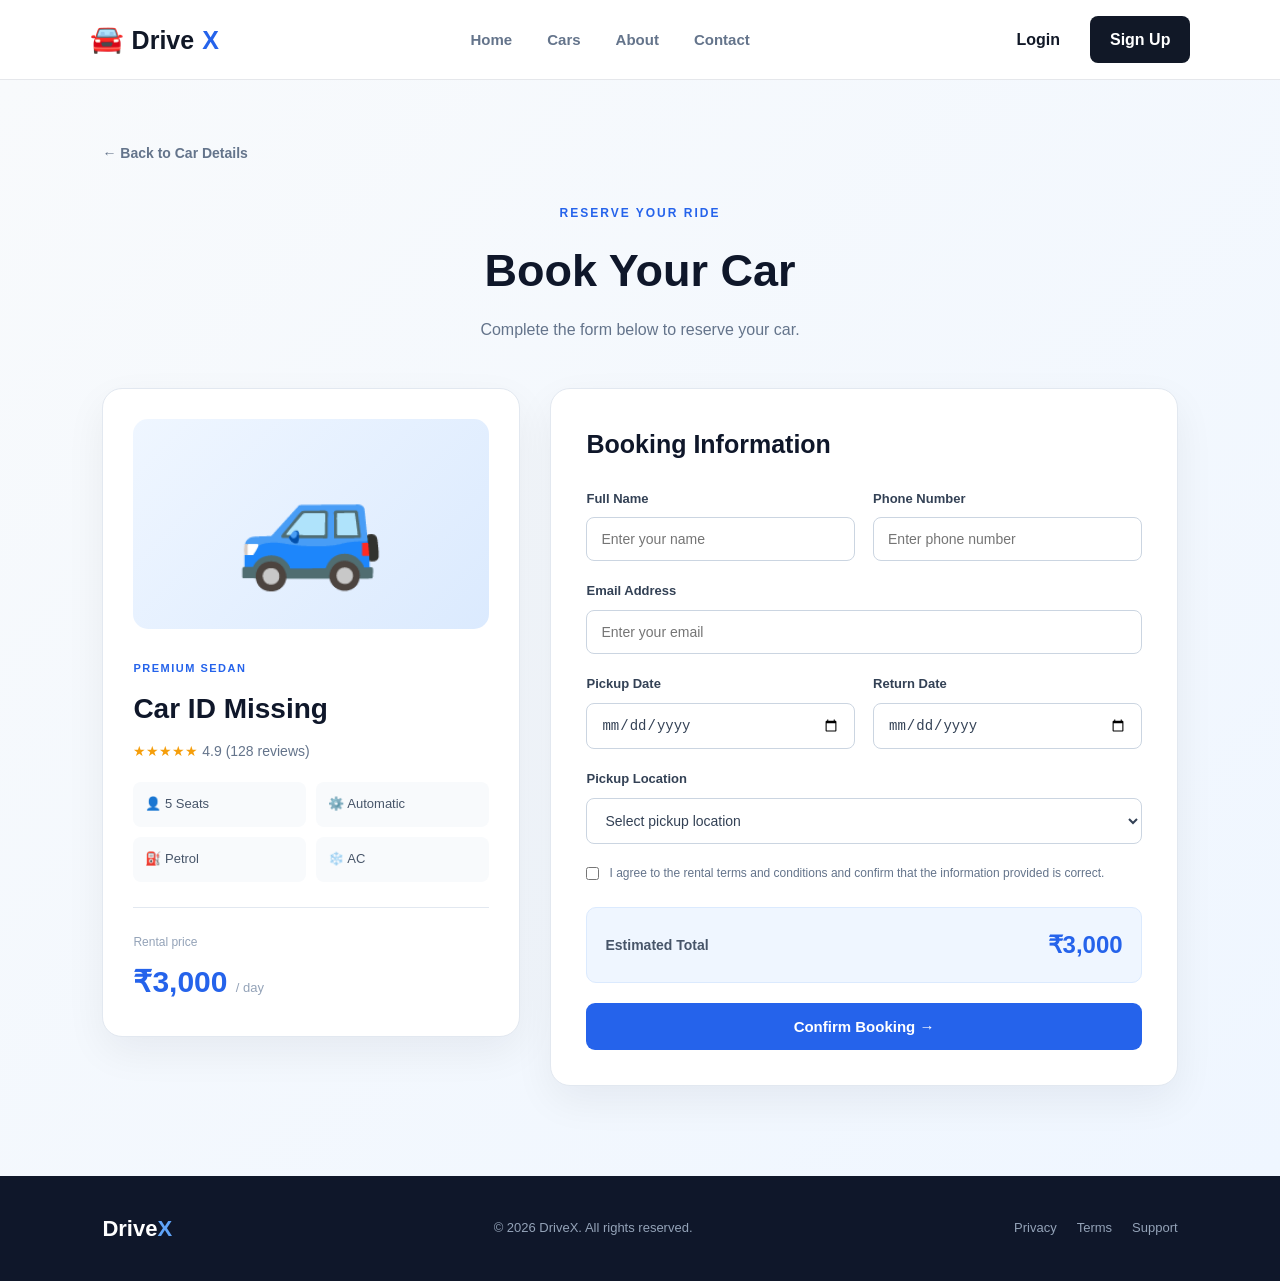
<file: frontend/booking.html>
<!DOCTYPE html>
<html lang="en">

<head>

    <meta charset="UTF-8">

    <meta name="viewport"
        content="width=device-width, initial-scale=1.0">

    <title>DriveX - Book Your Car</title>

    <!-- Main CSS -->
    <link rel="stylesheet" href="css/style.css">

    <style>

        /* =====================================
           BOOKING PAGE
        ===================================== */

        .booking-page {

            min-height: 100vh;

            padding: 60px 8% 90px;

            background:
                linear-gradient(
                    135deg,
                    #f8fafc,
                    #eff6ff
                );
        }


        /* =====================================
           BACK BUTTON
        ===================================== */

        .back-link {

            display: inline-block;

            margin-bottom: 35px;

            color: #64748b;

            font-size: 14px;

            font-weight: 600;

            transition: 0.3s;
        }

        .back-link:hover {

            color: #2563eb;

        }


        /* =====================================
           PAGE HEADER
        ===================================== */

        .booking-header {

            text-align: center;

            margin-bottom: 45px;
        }


        .booking-header span {

            color: #2563eb;

            font-size: 12px;

            font-weight: 800;

            letter-spacing: 2px;
        }


        .booking-header h1 {

            color: #0f172a;

            font-size: 45px;

            margin: 10px 0;
        }


        .booking-header p {

            color: #64748b;

            font-size: 16px;
        }


        /* =====================================
           MAIN BOOKING CONTAINER
        ===================================== */

        .booking-container {

            max-width: 1100px;

            margin: auto;

            display: grid;

            grid-template-columns:
                0.8fr 1.2fr;

            gap: 30px;

            align-items: start;
        }


        /* =====================================
           CAR SUMMARY
        ===================================== */

        .car-summary {

            background: white;

            border: 1px solid #e2e8f0;

            border-radius: 20px;

            padding: 30px;

            box-shadow:
                0 15px 40px
                rgba(15, 23, 42, 0.06);
        }


        .summary-image {

            height: 210px;

            display: flex;

            align-items: center;

            justify-content: center;

            border-radius: 15px;

            background:
                linear-gradient(
                    135deg,
                    #eff6ff,
                    #dbeafe
                );

            font-size: 120px;

            margin-bottom: 25px;
        }


        .summary-category {

            color: #2563eb;

            font-size: 11px;

            font-weight: 800;

            letter-spacing: 1.5px;
        }


        .car-summary h2 {

            color: #0f172a;

            font-size: 28px;

            margin: 8px 0;
        }


        .summary-rating {

            color: #f59e0b;

            font-size: 14px;

            margin-bottom: 20px;
        }


        /* =====================================
           SUMMARY FEATURES
        ===================================== */

        .summary-features {

            display: grid;

            grid-template-columns:
                repeat(2, 1fr);

            gap: 10px;

            margin-bottom: 25px;
        }


        .summary-feature {

            padding: 12px;

            background: #f8fafc;

            border-radius: 8px;

            color: #475569;

            font-size: 13px;
        }


        /* =====================================
           PRICE
        ===================================== */

        .summary-price {

            padding-top: 20px;

            border-top: 1px solid #e2e8f0;

        }


        .summary-price span {

            color: #94a3b8;

            font-size: 12px;
        }


        .summary-price strong {

            display: block;

            color: #2563eb;

            font-size: 30px;

            margin-top: 4px;
        }


        .summary-price small {

            color: #94a3b8;

            font-size: 13px;

            font-weight: normal;
        }


        /* =====================================
           BOOKING FORM
        ===================================== */

        .booking-form {

            background: white;

            border: 1px solid #e2e8f0;

            border-radius: 20px;

            padding: 35px;

            box-shadow:
                0 15px 40px
                rgba(15, 23, 42, 0.06);
        }


        .booking-form h2 {

            color: #0f172a;

            font-size: 25px;

            margin-bottom: 25px;
        }


        /* =====================================
           FORM ROW
        ===================================== */

        .form-row {

            display: grid;

            grid-template-columns:
                1fr 1fr;

            gap: 18px;
        }


        .form-group {

            margin-bottom: 20px;
        }


        .form-group label {

            display: block;

            color: #334155;

            font-size: 13px;

            font-weight: 700;

            margin-bottom: 8px;
        }


        .form-group input,
        .form-group select {

            width: 100%;

            padding: 13px 14px;

            border: 1px solid #cbd5e1;

            border-radius: 8px;

            outline: none;

            font-size: 14px;

            color: #334155;

            background: white;

            transition: 0.3s;
        }


        .form-group input:focus,
        .form-group select:focus {

            border-color: #2563eb;

            box-shadow:
                0 0 0 3px
                rgba(37, 99, 235, 0.1);
        }


        /* =====================================
           TERMS
        ===================================== */

        .terms {

            display: flex;

            align-items: flex-start;

            gap: 10px;

            margin: 5px 0 25px;

            color: #64748b;

            font-size: 12px;

            line-height: 1.5;
        }


        .terms input {

            margin-top: 3px;

        }


        /* =====================================
           TOTAL
        ===================================== */

        .total-box {

            display: flex;

            justify-content: space-between;

            align-items: center;

            padding: 18px;

            margin-bottom: 20px;

            border-radius: 10px;

            background: #eff6ff;

            border: 1px solid #dbeafe;
        }


        .total-box span {

            color: #475569;

            font-weight: 600;

            font-size: 14px;
        }


        .total-box strong {

            color: #2563eb;

            font-size: 24px;
        }


        /* =====================================
           CONFIRM BUTTON
        ===================================== */

        .confirm-btn {

            width: 100%;

            padding: 15px;

            border: none;

            border-radius: 9px;

            background: #2563eb;

            color: white;

            font-size: 15px;

            font-weight: 700;

            cursor: pointer;

            transition: 0.3s;
        }


        .confirm-btn:hover {

            background: #1d4ed8;

            transform: translateY(-2px);

            box-shadow:
                0 10px 25px
                rgba(37, 99, 235, 0.25);
        }


        /* =====================================
           SUCCESS MESSAGE
        ===================================== */

        .success-message {

            display: none;

            margin-top: 20px;

            padding: 15px;

            border-radius: 8px;

            background: #ecfdf5;

            border: 1px solid #a7f3d0;

            color: #047857;

            text-align: center;

            font-size: 14px;

            font-weight: 600;
        }


        /* =====================================
           RESPONSIVE
        ===================================== */

        @media (max-width: 850px) {

            .booking-container {

                grid-template-columns: 1fr;

            }

        }


        @media (max-width: 600px) {

            .booking-page {

                padding: 40px 20px 70px;

            }

            .booking-header h1 {

                font-size: 36px;

            }

            .form-row {

                grid-template-columns: 1fr;

                gap: 0;

            }

            .booking-form {

                padding: 25px;

            }

        }

    </style>

</head>


<body>


    <!-- =====================================
         NAVBAR
    ===================================== -->

    <header class="navbar">

        <a href="index.html" class="logo">

            <span class="logo-icon">
                🚘
            </span>

            Drive<span class="logo-highlight">X</span>

        </a>


        <nav class="nav-links">

            <a href="index.html">
                Home
            </a>

            <a href="cars.html">
                Cars
            </a>

            <a href="#">
                About
            </a>

            <a href="#">
                Contact
            </a>

        </nav>


        <div class="nav-buttons">

            <a href="login.html"
                class="login-btn">

                Login

            </a>

            <a href="register.html"
                class="signup-btn">

                Sign Up

            </a>

        </div>

    </header>



    <!-- =====================================
         BOOKING PAGE
    ===================================== -->

    <main class="booking-page">


        <a href="car-details.html"
            class="back-link">

            ← Back to Car Details

        </a>


        <!-- HEADER -->

        <div class="booking-header">

            <span>
                RESERVE YOUR RIDE
            </span>

            <h1>
                Book Your Car
            </h1>

            <p>
                Complete the form below to reserve
                your car.
            </p>

        </div>



        <!-- =====================================
             BOOKING CONTAINER
        ===================================== -->

        <div class="booking-container">


            <!-- =================================
                 CAR SUMMARY
            ================================= -->

            <div class="car-summary">


                <div class="summary-image">

                    🚙

                </div>


                <span class="summary-category">

                    PREMIUM SEDAN

                </span>


              <h2 id="carName">
                   Loading...
                </h2>


                <div class="summary-rating">

                    ★★★★★
                    <span style="color:#64748b;">
                        4.9 (128 reviews)
                    </span>

                </div>


                <!-- FEATURES -->

                <div class="summary-features">


                    <div class="summary-feature">
                        👤 5 Seats
                    </div>


                    <div class="summary-feature">
                        ⚙️ Automatic
                    </div>


                    <div class="summary-feature">
                        ⛽ Petrol
                    </div>


                    <div class="summary-feature">
                        ❄️ AC
                    </div>

                </div>


                <!-- PRICE -->

                <div class="summary-price">

                    <span>
                        Rental price
                    </span>

                    <strong>

                        ₹3,000

                        <small>
                            / day
                        </small>

                    </strong>

                </div>

            </div>



            <!-- =================================
                 BOOKING FORM
            ================================= -->

            <div class="booking-form">


                <h2>
                    Booking Information
                </h2>


                <form id="bookingForm">


                    <!-- NAME + PHONE -->

                    <div class="form-row">


                        <div class="form-group">

                            <label for="name">
                                Full Name
                            </label>

                            <input
                                type="text"
                                id="name"
                                placeholder="Enter your name"
                                required>

                        </div>


                        <div class="form-group">

                            <label for="phone">
                                Phone Number
                            </label>

                            <input
                                type="tel"
                                id="phone"
                                placeholder="Enter phone number"
                                required>

                        </div>

                    </div>



                    <!-- EMAIL -->

                    <div class="form-group">

                        <label for="email">
                            Email Address
                        </label>

                        <input
                            type="email"
                            id="email"
                            placeholder="Enter your email"
                            required>

                    </div>



                    <!-- DATES -->

                    <div class="form-row">


                        <div class="form-group">

                            <label for="pickup">
                                Pickup Date
                            </label>

                            <input
                                type="date"
                                id="pickup"
                                required>

                        </div>


                        <div class="form-group">

                            <label for="return">
                                Return Date
                            </label>

                            <input
                                type="date"
                                id="return"
                                required>

                        </div>

                    </div>



                    <!-- LOCATION -->

                    <div class="form-group">

                        <label for="location">
                            Pickup Location
                        </label>

                        <select id="location" required>

                            <option value="">
                                Select pickup location
                            </option>

                            <option>
                                Pune, Maharashtra
                            </option>

                            <option>
                                Mumbai, Maharashtra
                            </option>

                            <option>
                                Nashik, Maharashtra
                            </option>

                        </select>

                    </div>



                    <!-- TERMS -->

                    <label class="terms">

                        <input
                            type="checkbox"
                            required>

                        <span>

                            I agree to the rental terms
                            and conditions and confirm
                            that the information provided
                            is correct.

                        </span>

                    </label>



                    <!-- TOTAL -->

                    <div class="total-box">

                        <span>
                            Estimated Total
                        </span>

                        <strong id="totalPrice">
                            ₹3,000
                        </strong>

                    </div>



                    <!-- BUTTON -->

                    <button
                        type="submit"
                        class="confirm-btn">

                        Confirm Booking →

                    </button>


                    <!-- SUCCESS -->

                    <div
                        id="successMessage"
                        class="success-message">

                        ✅ Booking confirmed successfully!

                    </div>


                </form>

            </div>

        </div>

    </main>



    <!-- =====================================
         FOOTER
    ===================================== -->

    <footer>

        <div class="footer-logo">

            Drive<span>X</span>

        </div>


        <p>

            © 2026 DriveX. All rights reserved.

        </p>


        <div class="footer-links">

            <a href="#">
                Privacy
            </a>

            <a href="#">
                Terms
            </a>

            <a href="#">
                Support
            </a>

        </div>

    </footer>



   
<script>



const bookingForm = document.getElementById("bookingForm");

const pickup = document.getElementById("pickup");

const returnDate = document.getElementById("return");

const totalPrice = document.getElementById("totalPrice");

const successMessage = document.getElementById("successMessage");

const carName = document.getElementById("carName");


// =====================================
// GET CAR ID FROM URL
// Example:
// booking.html?id=1
// =====================================

const carId =
    new URLSearchParams(window.location.search).get("id");

console.log("Booking Car ID:", carId);


// =====================================
// DEFAULT PRICE
// =====================================

let pricePerDay = 3000;


// =====================================
// LOAD CAR FROM BACKEND
// =====================================

if (!carId) {

    console.error("Car ID is missing from URL");

    carName.textContent = "Car ID Missing";

} else {

    console.log(
        "Fetching:",
        "http://localhost:8080/api/cars/" + carId
    );

    fetch("http://localhost:8080/api/cars/" + carId)

        .then(response => {

            console.log(
                "Booking response status:",
                response.status
            );

            if (!response.ok) {

                throw new Error(
                    "HTTP Error: " + response.status
                );

            }

            return response.json();

        })

        .then(car => {

            console.log(
                "Booking car loaded:",
                car
            );


            // =====================================
            // SET CAR NAME
            // =====================================

            carName.textContent = car.name;


            // =====================================
            // SET CAR PRICE
            // =====================================

            pricePerDay =
                Number(car.pricePerDay);


            // =====================================
            // DISPLAY RENTAL PRICE
            // =====================================

            const priceElement =
                document.querySelector(
                    ".summary-price strong"
                );

            if (priceElement) {

                priceElement.innerHTML =
                    "₹" +
                    pricePerDay.toLocaleString("en-IN") +
                    " <small>/ day</small>";

            }


            // =====================================
            // DISPLAY INITIAL TOTAL
            // =====================================

            totalPrice.textContent =
                "₹" +
                pricePerDay.toLocaleString("en-IN");


            console.log(
                "Car name:",
                car.name
            );

            console.log(
                "Price per day:",
                pricePerDay
            );

        })

        .catch(error => {

            console.error(
                "BOOKING CAR ERROR:",
                error
            );

            carName.textContent =
                "Unable to load car";

        });

}


// =====================================
// SET MINIMUM DATE
// =====================================

const today =
    new Date().toISOString().split("T")[0];

pickup.min = today;

returnDate.min = today;


// =====================================
// CALCULATE RENTAL PRICE
// =====================================

function calculatePrice() {

    if (
        pickup.value &&
        returnDate.value
    ) {

        const start =
            new Date(pickup.value);

        const end =
            new Date(returnDate.value);

        const difference =
            end - start;

        const days =
            difference /
            (1000 * 60 * 60 * 24);


        // =====================================
        // VALID RENTAL PERIOD
        // =====================================

        if (days > 0) {

            const total =
                days * pricePerDay;

            totalPrice.textContent =
                "₹" +
                total.toLocaleString("en-IN");

        }

        // =====================================
        // INVALID / SAME DATE
        // =====================================

        else {

            totalPrice.textContent =
                "₹" +
                pricePerDay.toLocaleString("en-IN");

        }

    }

}


// =====================================
// DATE CHANGE EVENTS
// =====================================

pickup.addEventListener(
    "change",
    calculatePrice
);

returnDate.addEventListener(
    "change",
    calculatePrice
);


// =====================================
// FORM SUBMISSION
// =====================================

bookingForm.addEventListener(
    "submit",
    function(event) {

        event.preventDefault();


        // =====================================
        // CHECK RETURN DATE
        // =====================================

        if (
            pickup.value &&
            returnDate.value &&
            returnDate.value <= pickup.value
        ) {

            alert(
                "Return date must be after pickup date."
            );

            return;

        }


        // =====================================
        // GET FORM VALUES
        // =====================================

        const fullName =
            document.getElementById("name").value;

        const phone =
            document.getElementById("phone").value;

        const email =
            document.getElementById("email").value;

        const pickupLocation =
            document.getElementById("location").value;


        // =====================================
        // CALCULATE TOTAL
        // =====================================

        const start =
            new Date(pickup.value);

        const end =
            new Date(returnDate.value);

        const difference =
            end - start;

        const days =
            difference /
            (1000 * 60 * 60 * 24);

        const total =
            days * pricePerDay;


        // =====================================
        // CREATE BOOKING DATA
        // =====================================

       // =====================================
// VALIDATE CAR ID
// =====================================

if (!carId || Number(carId) <= 0) {

    alert("Invalid car selection. Please select a car again.");

    return;

}


// =====================================
// CREATE BOOKING DATA
// =====================================

const bookingData = {

    fullName: fullName,

    phone: phone,

    email: email,

    pickupDate: pickup.value,

    returnDate: returnDate.value,

    pickupLocation: pickupLocation,

    totalPrice: total,

    carId: Number(carId)

};


        console.log(
            "Sending booking:",
            bookingData
        );


        // =====================================
        // SEND BOOKING TO BACKEND
        // =====================================

        fetch(
            "http://localhost:8080/api/bookings",
            {

                method: "POST",

                headers: {
                    "Content-Type": "application/json"
                },

                body: JSON.stringify(bookingData)

            }
        )

        .then(response => {

            console.log(
                "Booking response:",
                response.status
            );

            if (!response.ok) {

                throw new Error(
                    "Booking failed: HTTP " +
                    response.status
                );

            }

            return response.json();

        })

        .then(savedBooking => {

            console.log(
                "Booking saved successfully:",
                savedBooking
            );


            // =====================================
            // SHOW SUCCESS MESSAGE
            // =====================================

            successMessage.style.display =
                "block";


            // =====================================
            // CHANGE BUTTON
            // =====================================

            const confirmButton =
                bookingForm.querySelector(
                    ".confirm-btn"
                );

            confirmButton.textContent =
                "Booking Confirmed ✓";

            confirmButton.style.background =
                "#059669";

        })

        .catch(error => {

            console.error(
                "BOOKING ERROR:",
                error
            );

            alert(
                "Booking failed. Please try again."
            );

        });

    }
);

</script>

</body>

</html>
</file>
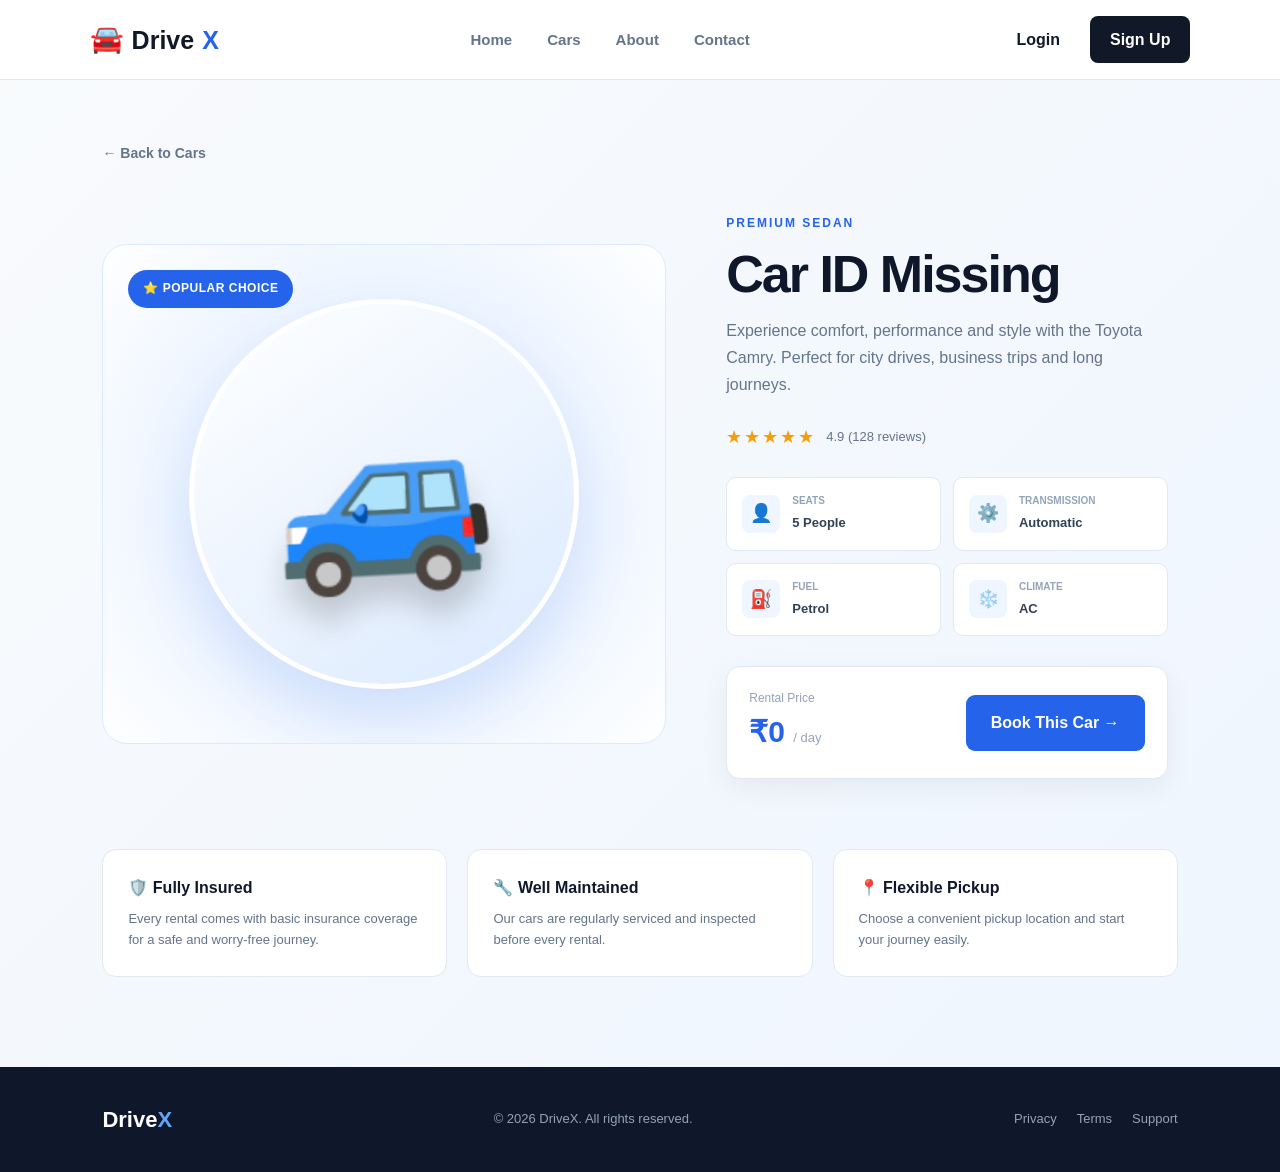
<file: frontend/car-details.html>
<!DOCTYPE html>
<html lang="en">

<head>

    <meta charset="UTF-8">

    <meta name="viewport"
        content="width=device-width, initial-scale=1.0">

    <title>DriveX - Car Details</title>

    <!-- Main CSS -->
    <link rel="stylesheet" href="css/style.css">


    <style>

        /* =================================
           CAR DETAILS PAGE
        ================================= */

        .details-page {
            min-height: 100vh;

            padding: 60px 8% 90px;

            background:
                linear-gradient(
                    135deg,
                    #f8fafc,
                    #eff6ff
                );
        }


        /* =================================
           BACK BUTTON
        ================================= */

        .back-link {
            display: inline-block;

            margin-bottom: 35px;

            color: #64748b;

            font-size: 14px;

            font-weight: 600;

            transition: 0.3s;
        }

        .back-link:hover {
            color: #2563eb;
        }


        /* =================================
           DETAILS CONTAINER
        ================================= */

        .details-container {

            display: grid;

            grid-template-columns:
                1.1fr 0.9fr;

            gap: 50px;

            align-items: center;

            max-width: 1200px;

            margin: auto;
        }


        /* =================================
           CAR IMAGE AREA
        ================================= */

        .details-image-box {

            min-height: 500px;

            display: flex;

            align-items: center;

            justify-content: center;

            position: relative;

            border-radius: 25px;

            background:
                radial-gradient(
                    circle,
                    #dbeafe,
                    #eff6ff 60%,
                    #ffffff
                );

            border: 1px solid #dbeafe;

            overflow: hidden;
        }


        .details-circle {

            width: 390px;

            height: 390px;

            border-radius: 50%;

            display: flex;

            align-items: center;

            justify-content: center;

            background:
                linear-gradient(
                    145deg,
                    #ffffff,
                    #dbeafe
                );

            box-shadow:
                0 30px 60px
                rgba(37, 99, 235, 0.15);

            border: 5px solid white;
        }


        .details-car {

            font-size: 180px;

            filter:
                drop-shadow(
                    0 25px 15px
                    rgba(0, 0, 0, 0.18)
                );

            transform: rotate(-3deg);

        }


        /* =================================
           SMALL FLOATING LABEL
        ================================= */

        .popular-badge {

            position: absolute;

            top: 25px;

            left: 25px;

            padding: 9px 15px;

            border-radius: 30px;

            background: #2563eb;

            color: white;

            font-size: 12px;

            font-weight: 800;

            letter-spacing: 0.5px;
        }


        /* =================================
           CAR INFORMATION
        ================================= */

        .details-info {

            padding: 10px;
        }


        .details-category {

            color: #2563eb;

            font-size: 12px;

            font-weight: 800;

            letter-spacing: 2px;

            text-transform: uppercase;
        }


        .details-info h1 {

            font-size: 52px;

            line-height: 1.05;

            color: #0f172a;

            margin: 12px 0 15px;

            letter-spacing: -2px;
        }


        .details-description {

            color: #64748b;

            font-size: 16px;

            line-height: 1.7;

            margin-bottom: 25px;

            max-width: 550px;
        }


        /* =================================
           RATING
        ================================= */

        .rating {

            display: flex;

            align-items: center;

            gap: 10px;

            margin-bottom: 25px;
        }


        .rating-stars {

            color: #f59e0b;

            font-size: 18px;

            letter-spacing: 2px;
        }


        .rating span {

            color: #64748b;

            font-size: 13px;
        }


        /* =================================
           FEATURES
        ================================= */

        .details-features {

            display: grid;

            grid-template-columns:
                repeat(2, 1fr);

            gap: 12px;

            margin-bottom: 30px;
        }


        .detail-feature {

            display: flex;

            align-items: center;

            gap: 12px;

            padding: 15px;

            background: white;

            border: 1px solid #e2e8f0;

            border-radius: 10px;
        }


        .feature-symbol {

            width: 38px;

            height: 38px;

            display: flex;

            align-items: center;

            justify-content: center;

            background: #eff6ff;

            border-radius: 8px;

            font-size: 18px;
        }


        .detail-feature small {

            display: block;

            color: #94a3b8;

            font-size: 10px;

            font-weight: 700;

            text-transform: uppercase;
        }


        .detail-feature strong {

            color: #334155;

            font-size: 13px;
        }


        /* =================================
           PRICE
        ================================= */

        .booking-price {

            display: flex;

            align-items: center;

            justify-content: space-between;

            gap: 20px;

            padding: 22px;

            background: white;

            border: 1px solid #e2e8f0;

            border-radius: 14px;

            box-shadow:
                0 10px 30px
                rgba(15, 23, 42, 0.06);
        }


        .price-label {

            color: #94a3b8;

            font-size: 12px;

            display: block;
        }


        .price-value {

            color: #2563eb;

            font-size: 30px;

            font-weight: 800;
        }


        .price-value small {

            color: #94a3b8;

            font-size: 13px;

            font-weight: normal;
        }


        /* =================================
           BOOK BUTTON
        ================================= */

        .book-btn {

            display: inline-flex;

            align-items: center;

            justify-content: center;

            gap: 10px;

            padding: 15px 25px;

            background: #2563eb;

            color: white;

            border-radius: 9px;

            font-weight: 700;

            transition: 0.3s;

            white-space: nowrap;
        }


        .book-btn:hover {

            background: #1d4ed8;

            transform: translateY(-3px);

            box-shadow:
                0 10px 25px
                rgba(37, 99, 235, 0.25);
        }


        /* =================================
           EXTRA INFORMATION
        ================================= */

        .details-extra {

            max-width: 1200px;

            margin: 60px auto 0;

            display: grid;

            grid-template-columns:
                repeat(3, 1fr);

            gap: 20px;
        }


        .extra-card {

            padding: 25px;

            background: white;

            border: 1px solid #e2e8f0;

            border-radius: 14px;
        }


        .extra-card h3 {

            color: #0f172a;

            font-size: 16px;

            margin-bottom: 8px;
        }


        .extra-card p {

            color: #64748b;

            font-size: 13px;

            line-height: 1.6;
        }


        /* =================================
           RESPONSIVE
        ================================= */

        @media (max-width: 950px) {

            .details-container {

                grid-template-columns: 1fr;

            }

            .details-image-box {

                min-height: 400px;

            }

            .details-info {

                text-align: center;

            }

            .details-description {

                margin-left: auto;

                margin-right: auto;

            }

            .rating {

                justify-content: center;

            }

            .booking-price {

                text-align: left;

            }

        }


        @media (max-width: 650px) {

            .details-page {

                padding: 40px 20px 70px;

            }

            .details-info h1 {

                font-size: 40px;

            }

            .details-circle {

                width: 280px;

                height: 280px;

            }

            .details-car {

                font-size: 125px;

            }

            .details-features {

                grid-template-columns: 1fr;

            }

            .booking-price {

                flex-direction: column;

                align-items: stretch;

            }

            .book-btn {

                width: 100%;

            }

            .details-extra {

                grid-template-columns: 1fr;

            }

        }

    </style>

</head>


<body>


    <!-- =================================
         NAVBAR
    ================================= -->

    <header class="navbar">

        <a href="index.html" class="logo">

            <span class="logo-icon">
                🚘
            </span>

            Drive<span class="logo-highlight">X</span>

        </a>


        <nav class="nav-links">

            <a href="index.html">
                Home
            </a>

            <a href="cars.html">
                Cars
            </a>

            <a href="#">
                About
            </a>

            <a href="#">
                Contact
            </a>

        </nav>


        <div class="nav-buttons">

            <a href="login.html"
                class="login-btn">

                Login

            </a>

            <a href="register.html"
                class="signup-btn">

                Sign Up

            </a>

        </div>

    </header>



    <!-- =================================
         DETAILS PAGE
    ================================= -->

    <main class="details-page">


        <a href="cars.html"
            class="back-link">

            ← Back to Cars

        </a>


        <div class="details-container">


            <!-- =================================
                 CAR IMAGE
            ================================= -->

            <div class="details-image-box">

                <div class="popular-badge">

                    ⭐ POPULAR CHOICE

                </div>


                <div class="details-circle">

                    <div class="details-car">

                        🚙

                    </div>

                </div>

            </div>



            <!-- =================================
                 CAR INFORMATION
            ================================= -->

            <div class="details-info">


                <span class="details-category">

                    PREMIUM SEDAN

                </span>


                  <h1 id="carName">

                      TEST-123

                   </h1>


                <p class="details-description">

                    Experience comfort, performance and
                    style with the Toyota Camry. Perfect
                    for city drives, business trips and
                    long journeys.

                </p>


                <!-- RATING -->

                <div class="rating">

                    <div class="rating-stars">

                        ★★★★★

                    </div>

                    <span>

                        4.9 (128 reviews)

                    </span>

                </div>



                <!-- FEATURES -->

                <div class="details-features">


                    <div class="detail-feature">

                        <div class="feature-symbol">
                            👤
                        </div>

                        <div>

                            <small>
                                Seats
                            </small>

                            <strong>
                                5 People
                            </strong>

                        </div>

                    </div>


                    <div class="detail-feature">

                        <div class="feature-symbol">
                            ⚙️
                        </div>

                        <div>

                            <small>
                                Transmission
                            </small>

                            <strong>
                                Automatic
                            </strong>

                        </div>

                    </div>


                    <div class="detail-feature">

                        <div class="feature-symbol">
                            ⛽
                        </div>

                        <div>

                            <small>
                                Fuel
                            </small>

                            <strong>
                                Petrol
                            </strong>

                        </div>

                    </div>


                    <div class="detail-feature">

                        <div class="feature-symbol">
                            ❄️
                        </div>

                        <div>

                            <small>
                                Climate
                            </small>

                            <strong>
                                AC
                            </strong>

                        </div>

                    </div>

                </div>



                <!-- =================================
                     PRICE + BOOKING
                ================================= -->

                <div class="booking-price">


                    <div>

                        <span class="price-label">

                            Rental Price

                        </span>

                        <div class="price-value">

                           ₹<span id="carPrice">0</span>

                            <small>
                             
                                / day

                         </small>

                        </div>

                    </div>


                    <a href="booking.html"
                        class="book-btn"
                        id="bookButton">

                        Book This Car →

                    </a>


                </div>

            </div>

        </div>



        <!-- =================================
             EXTRA INFORMATION
        ================================= -->

        <div class="details-extra">


            <div class="extra-card">

                <h3>
                    🛡️ Fully Insured
                </h3>

                <p>
                    Every rental comes with basic
                    insurance coverage for a safe
                    and worry-free journey.
                </p>

            </div>


            <div class="extra-card">

                <h3>
                    🔧 Well Maintained
                </h3>

                <p>
                    Our cars are regularly serviced
                    and inspected before every rental.
                </p>

            </div>


            <div class="extra-card">

                <h3>
                    📍 Flexible Pickup
                </h3>

                <p>
                    Choose a convenient pickup location
                    and start your journey easily.
                </p>

            </div>


        </div>


    </main>



    <!-- =================================
         FOOTER
    ================================= -->

    <footer>

        <div class="footer-logo">

            Drive<span>X</span>

        </div>


        <p>

            © 2026 DriveX. All rights reserved.

        </p>


        <div class="footer-links">

            <a href="#">
                Privacy
            </a>

            <a href="#">
                Terms
            </a>

            <a href="#">
                Support
            </a>

        </div>

    </footer>
    <script>

const carId = new URLSearchParams(window.location.search).get("id");

const carNameElement = document.getElementById("carName");
const carPriceElement = document.getElementById("carPrice");
const bookButton = document.getElementById("bookButton");

console.log("URL:", window.location.href);
console.log("Car ID:", carId);

if (!carId) {

    carNameElement.textContent = "Car ID Missing";

} else {

    fetch("http://localhost:8080/api/cars/" + carId)

        .then(response => {

            console.log("HTTP Status:", response.status);

            if (!response.ok) {
                throw new Error("Server returned HTTP " + response.status);
            }

            return response.json();
        })

        .then(car => {

            console.log("FULL CAR OBJECT:", car);

            // Check that backend actually returned a car
            if (!car) {
                throw new Error("No car data returned from backend");
            }

            // Set car name
            if (carNameElement) {
                carNameElement.textContent = car.name;
            } else {
                console.error("carName element not found");
            }

            // Set price
            if (carPriceElement) {
                carPriceElement.textContent =
                    Number(car.pricePerDay).toLocaleString("en-IN");
            } else {
                console.error("carPrice element not found");
            }

            // Set booking link
            if (bookButton) {
                bookButton.href =
                    "booking.html?id=" + car.id;
            } else {
                console.error("bookButton element not found");
            }

            console.log("SUCCESS:");
            console.log("Name:", car.name);
            console.log("Price:", car.pricePerDay);
            console.log("Booking:", bookButton ? bookButton.href : "button missing");

        })

        .catch(error => {

            console.error("CAR DETAILS ERROR:", error);

            // IMPORTANT:
            // Do not hide the actual error behind "Unable to load car"
            carNameElement.textContent = "Error loading car";

        });

}

</script>
</body>
</html>
</file>
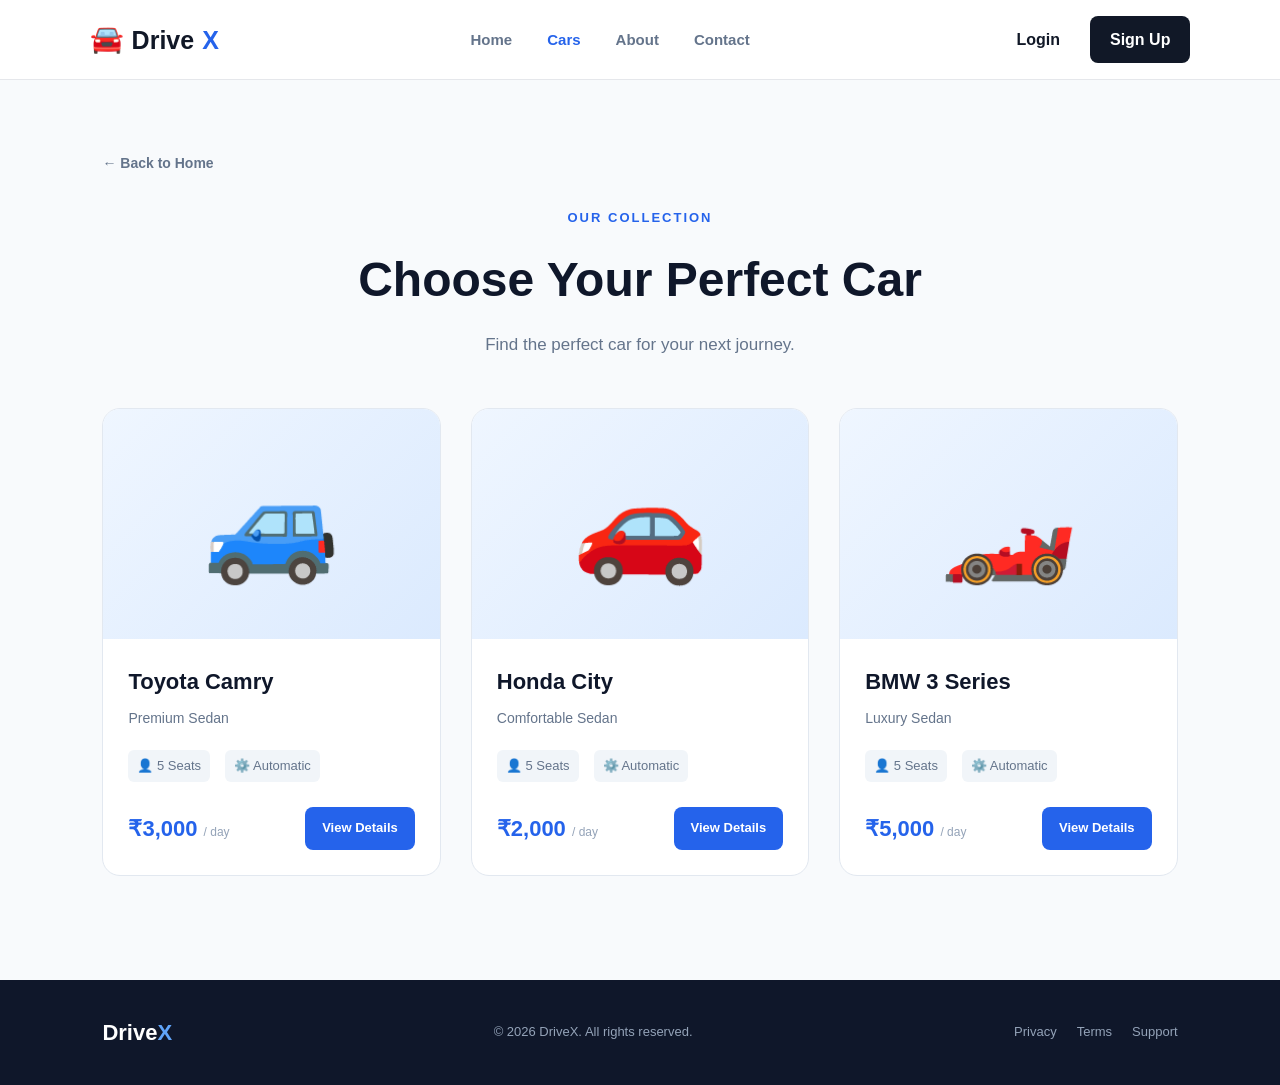
<file: frontend/cars.html>
<!DOCTYPE html>
<html lang="en">

<head>

    <meta charset="UTF-8">

    <meta name="viewport"
        content="width=device-width, initial-scale=1.0">

    <title>DriveX - Available Cars</title>

    <!-- Main CSS -->
    <link rel="stylesheet" href="css/style.css">

    <style>
        /* ===============================
           CARS PAGE
        =============================== */

        .cars-page {
            padding: 70px 8%;
            background: #f8fafc;
            min-height: 100vh;
        }

        .cars-header {
            text-align: center;
            margin-bottom: 50px;
        }

        .cars-header span {
            color: #2563eb;
            font-size: 13px;
            font-weight: 800;
            letter-spacing: 2px;
        }

        .cars-header h1 {
            font-size: 48px;
            margin: 12px 0;
            color: #0f172a;
        }

        .cars-header p {
            color: #64748b;
            font-size: 17px;
        }

        /* ===============================
           CAR GRID
        =============================== */

        .cars-grid {
            display: grid;
            grid-template-columns: repeat(3, 1fr);
            gap: 30px;
        }

        /* ===============================
           CAR CARD
        =============================== */

        .car-card {
            background: white;
            border: 1px solid #e2e8f0;
            border-radius: 18px;
            overflow: hidden;
            transition: 0.3s;
        }

        .car-card:hover {
            transform: translateY(-8px);

            box-shadow:
                0 20px 45px rgba(15, 23, 42, 0.12);
        }

        /* CAR IMAGE */

        .car-image {
            height: 230px;

            display: flex;
            align-items: center;
            justify-content: center;

            background:
                linear-gradient(
                    135deg,
                    #eff6ff,
                    #dbeafe
                );

            font-size: 110px;
        }

        /* CARD CONTENT */

        .car-info {
            padding: 25px;
        }

        .car-info h2 {
            font-size: 22px;
            color: #0f172a;
            margin-bottom: 8px;
        }

        .car-type {
            color: #64748b;
            font-size: 14px;
            margin-bottom: 20px;
        }

        /* FEATURES */

        .car-features {
            display: flex;
            gap: 15px;

            margin-bottom: 25px;

            color: #64748b;

            font-size: 13px;
        }

        .car-features span {
            background: #f1f5f9;

            padding: 6px 9px;

            border-radius: 6px;
        }

        /* PRICE */

        .car-bottom {
            display: flex;

            align-items: center;

            justify-content: space-between;
        }

        .car-price {
            color: #2563eb;

            font-size: 22px;

            font-weight: 800;
        }

        .car-price small {
            color: #94a3b8;

            font-size: 12px;

            font-weight: normal;
        }

        /* BUTTON */

        .details-btn {
            background: #2563eb;

            color: white;

            padding: 11px 17px;

            border-radius: 8px;

            font-size: 13px;

            font-weight: 700;

            transition: 0.3s;
        }

        .details-btn:hover {
            background: #1d4ed8;

            transform: translateY(-2px);
        }

        /* ===============================
           BACK BUTTON
        =============================== */

        .back-home {
            display: inline-block;

            margin-bottom: 30px;

            color: #64748b;

            font-size: 14px;

            font-weight: 600;
        }

        .back-home:hover {
            color: #2563eb;
        }

        /* ===============================
           RESPONSIVE
        =============================== */

        @media (max-width: 1000px) {

            .cars-grid {
                grid-template-columns: repeat(2, 1fr);
            }

        }

        @media (max-width: 650px) {

            .cars-grid {
                grid-template-columns: 1fr;
            }

            .cars-header h1 {
                font-size: 38px;
            }

            .cars-page {
                padding: 50px 20px;
            }

        }
    </style>

</head>


<body>

    <!-- ===============================
         NAVBAR
    =============================== -->

    <header class="navbar">

        <a href="index.html" class="logo">

            <span class="logo-icon">🚘</span>

            Drive<span class="logo-highlight">X</span>

        </a>


        <nav class="nav-links">

            <a href="index.html">
                Home
            </a>

            <a href="cars.html" class="active">
                Cars
            </a>

            <a href="#">
                About
            </a>

            <a href="#">
                Contact
            </a>

        </nav>


        <div class="nav-buttons">

            <a href="login.html"
                class="login-btn">

                Login

            </a>

            <a href="register.html"
                class="signup-btn">

                Sign Up

            </a>

        </div>

    </header>


    <!-- ===============================
         CARS SECTION
    =============================== -->

    <main class="cars-page">


        <a href="index.html"
            class="back-home">

            ← Back to Home

        </a>


        <div class="cars-header">

            <span>
                OUR COLLECTION
            </span>

            <h1>
                Choose Your Perfect Car
            </h1>

            <p>
                Find the perfect car for your next journey.
            </p>

        </div>


        <!-- ===============================
             CAR GRID
        =============================== -->

        <div class="cars-grid">


            <!-- ===============================
                 TOYOTA CAMRY
            =============================== -->

            <div class="car-card">

                <div class="car-image">
                    🚙
                </div>


                <div class="car-info">

                    <h2>
                        Toyota Camry
                    </h2>

                    <p class="car-type">
                        Premium Sedan
                    </p>


                    <div class="car-features">

                        <span>
                            👤 5 Seats
                        </span>

                        <span>
                            ⚙️ Automatic
                        </span>

                    </div>


                    <div class="car-bottom">

                        <div class="car-price">

                            ₹3,000

                            <small>
                                / day
                            </small>

                        </div>


                        <a href="car-details.html?id=1"
                            class="details-btn">

                            View Details

                        </a>

                    </div>

                </div>

            </div>


            <!-- ===============================
                 HONDA CITY
            =============================== -->

            <div class="car-card">

                <div class="car-image">
                    🚗
                </div>


                <div class="car-info">

                    <h2>
                        Honda City
                    </h2>

                    <p class="car-type">
                        Comfortable Sedan
                    </p>


                    <div class="car-features">

                        <span>
                            👤 5 Seats
                        </span>

                        <span>
                            ⚙️ Automatic
                        </span>

                    </div>


                    <div class="car-bottom">

                        <div class="car-price">

                            ₹2,000

                            <small>
                                / day
                            </small>

                        </div>


                        <a href="car-details.html?id=2" 
                           class="details-btn">

                            View Details

                        </a>

                    </div>

                </div>

            </div>


            <!-- ===============================
                 BMW 3 SERIES
            =============================== -->

            <div class="car-card">

                <div class="car-image">
                    🏎️
                </div>


                <div class="car-info">

                    <h2>
                        BMW 3 Series
                    </h2>

                    <p class="car-type">
                        Luxury Sedan
                    </p>


                    <div class="car-features">

                        <span>
                            👤 5 Seats
                        </span>

                        <span>
                            ⚙️ Automatic
                        </span>

                    </div>


                    <div class="car-bottom">

                        <div class="car-price">

                            ₹5,000

                            <small>
                                / day
                            </small>

                        </div>


                        <a href="car-details.html?id=3" 
                            class="details-btn">

                            View Details
                      
                          </a>

                    </div>

                </div>

            </div>


        </div>

    </main>


    <!-- ===============================
         FOOTER
    =============================== -->

    <footer>

        <div class="footer-logo">

            Drive<span>X</span>

        </div>


        <p>
            © 2026 DriveX. All rights reserved.
        </p>


        <div class="footer-links">

            <a href="#">
                Privacy
            </a>

            <a href="#">
                Terms
            </a>

            <a href="#">
                Support
            </a>

        </div>

    </footer>
    <script>

// =====================================
// DRIVEX - CARS PAGE JAVASCRIPT
// =====================================

console.log("DriveX Cars Page Loaded");


// =====================================
// CAR DETAILS BUTTONS
// =====================================

const detailsButtons =
    document.querySelectorAll(".details-btn");


// =====================================
// CAR IDs
// =====================================

const carIds = [1, 2, 3];


// =====================================
// SET CORRECT CAR DETAILS URL
// =====================================

detailsButtons.forEach((button, index) => {

    const carId = carIds[index];

    if (carId) {

        button.href =
            "car-details.html?id=" + carId;

        console.log(
            "Car " + (index + 1) +
            " Details URL:",
            button.href
        );

    }

});


// =====================================
// DEBUG CLICK
// =====================================

detailsButtons.forEach(button => {

    button.addEventListener(
        "click",
        function() {

            console.log(
                "Opening:",
                this.href
            );

        }
    );

});


</script>

 </body>

 </html>
</file>
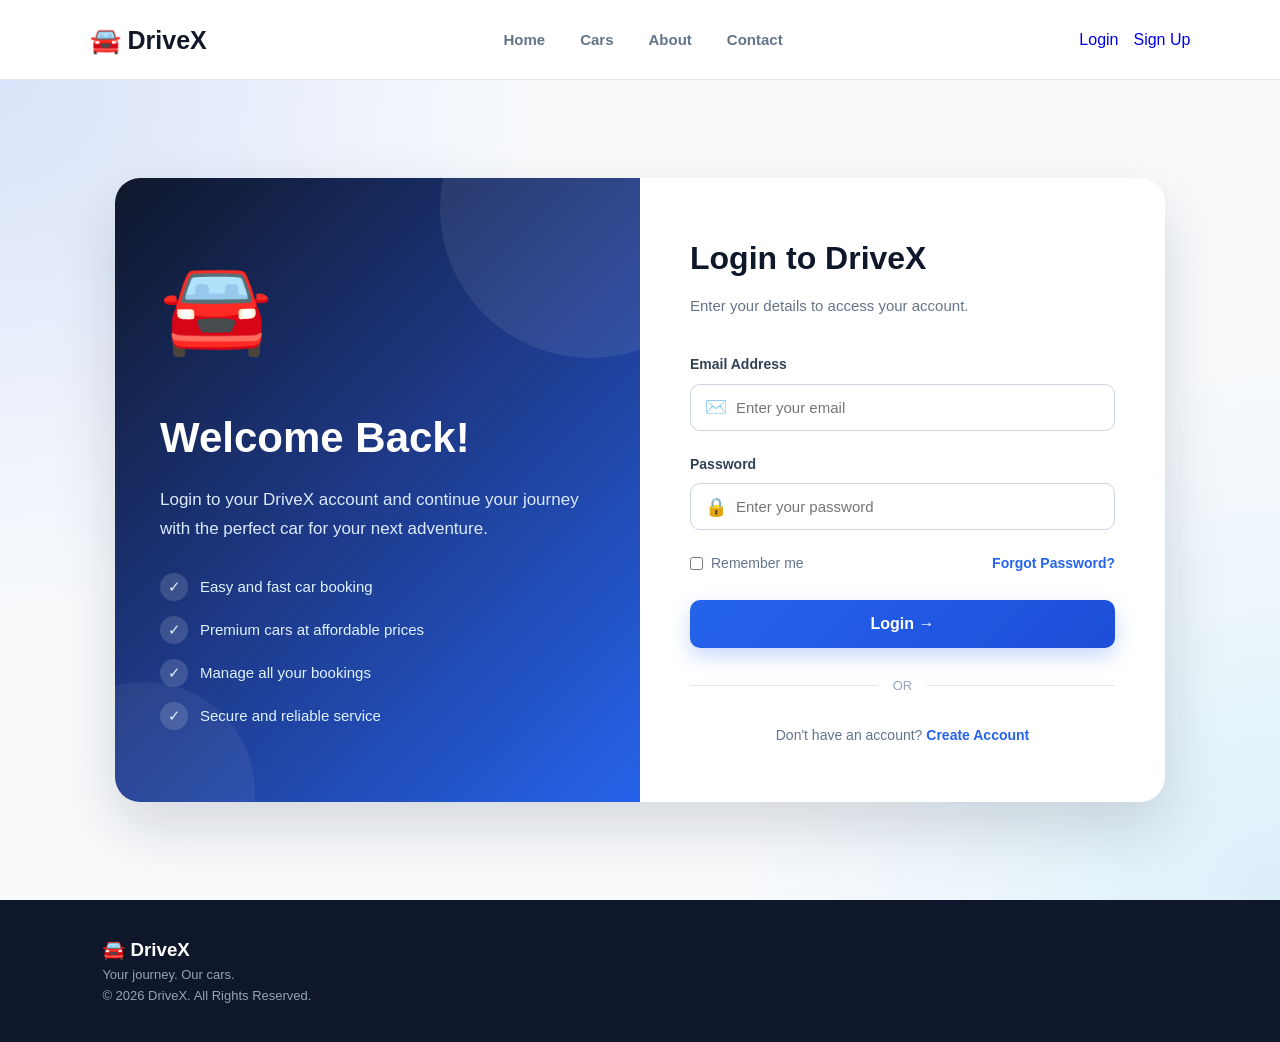
<file: frontend/login.html>
<!DOCTYPE html>
<html lang="en">
<head>
    <meta charset="UTF-8">
    <meta name="viewport" content="width=device-width, initial-scale=1.0">

    <title>Login | DriveX</title>

    <!-- Main CSS -->
    <link rel="stylesheet" href="css/style.css">

    <style>

        /* ================================
           LOGIN PAGE
        ================================= */

        .login-page {
            min-height: calc(100vh - 80px);
            display: flex;
            justify-content: center;
            align-items: center;
            padding: 60px 20px;

            background:
                radial-gradient(circle at top left,
                rgba(37, 99, 235, 0.15),
                transparent 35%),
                radial-gradient(circle at bottom right,
                rgba(14, 165, 233, 0.12),
                transparent 35%),
                #f8fafc;
        }

        .login-container {
            width: 100%;
            max-width: 1050px;
            display: grid;
            grid-template-columns: 1fr 1fr;

            background: white;
            border-radius: 25px;
            overflow: hidden;

            box-shadow: 0 25px 60px rgba(15, 23, 42, 0.15);
        }

        /* ================================
           LEFT SIDE
        ================================= */

        .login-left {
            position: relative;
            padding: 55px 45px;

            background:
                linear-gradient(
                    135deg,
                    #0f172a,
                    #1e3a8a,
                    #2563eb
                );

            color: white;

            display: flex;
            flex-direction: column;
            justify-content: center;

            overflow: hidden;
        }

        .login-left::before {
            content: "";
            position: absolute;

            width: 300px;
            height: 300px;

            border-radius: 50%;

            background: rgba(255, 255, 255, 0.08);

            top: -120px;
            right: -100px;
        }

        .login-left::after {
            content: "";
            position: absolute;

            width: 220px;
            height: 220px;

            border-radius: 50%;

            background: rgba(255, 255, 255, 0.06);

            bottom: -100px;
            left: -80px;
        }

        .login-car {
            font-size: 90px;
            margin-bottom: 25px;

            position: relative;
            z-index: 2;
        }

        .login-left h1 {
            font-size: 42px;
            margin-bottom: 15px;

            position: relative;
            z-index: 2;
        }

        .login-left p {
            font-size: 17px;
            line-height: 1.7;

            color: #dbeafe;

            max-width: 420px;

            position: relative;
            z-index: 2;
        }

        .login-benefits {
            margin-top: 30px;

            position: relative;
            z-index: 2;
        }

        .benefit {
            display: flex;
            align-items: center;
            gap: 12px;

            margin-bottom: 15px;

            font-size: 15px;
            color: #e0f2fe;
        }

        .benefit span {
            width: 28px;
            height: 28px;

            display: flex;
            align-items: center;
            justify-content: center;

            background: rgba(255, 255, 255, 0.15);

            border-radius: 50%;
        }

        /* ================================
           RIGHT SIDE
        ================================= */

        .login-right {
            padding: 55px 50px;

            display: flex;
            flex-direction: column;
            justify-content: center;
        }

        .login-heading {
            margin-bottom: 35px;
        }

        .login-heading h2 {
            font-size: 32px;
            color: #0f172a;
            margin-bottom: 10px;
        }

        .login-heading p {
            color: #64748b;
            font-size: 15px;
        }

        /* ================================
           FORM
        ================================= */

        .form-group {
            margin-bottom: 22px;
        }

        .form-group label {
            display: block;

            margin-bottom: 8px;

            font-size: 14px;
            font-weight: 600;

            color: #334155;
        }

        .input-wrapper {
            position: relative;
        }

        .input-icon {
            position: absolute;

            left: 15px;
            top: 50%;

            transform: translateY(-50%);

            font-size: 18px;
        }

        .form-group input {
            width: 100%;

            padding: 14px 15px 14px 45px;

            border: 1px solid #cbd5e1;
            border-radius: 10px;

            font-size: 15px;

            outline: none;

            transition: 0.3s;

            box-sizing: border-box;
        }

        .form-group input:focus {
            border-color: #2563eb;

            box-shadow:
                0 0 0 4px rgba(37, 99, 235, 0.1);
        }

        /* ================================
           OPTIONS
        ================================= */

        .login-options {
            display: flex;
            justify-content: space-between;
            align-items: center;

            margin: 5px 0 25px;
        }

        .remember {
            display: flex;
            align-items: center;
            gap: 8px;

            font-size: 14px;
            color: #64748b;
        }

        .remember input {
            accent-color: #2563eb;
        }

        .forgot-password {
            color: #2563eb;

            text-decoration: none;

            font-size: 14px;
            font-weight: 600;
        }

        .forgot-password:hover {
            text-decoration: underline;
        }

        /* ================================
           LOGIN BUTTON
        ================================= */

        .login-btn {
            width: 100%;

            padding: 15px;

            border: none;
            border-radius: 10px;

            background:
                linear-gradient(
                    135deg,
                    #2563eb,
                    #1d4ed8
                );

            color: white;

            font-size: 16px;
            font-weight: 700;

            cursor: pointer;

            transition: 0.3s;

            box-shadow:
                0 8px 20px rgba(37, 99, 235, 0.25);
        }

        .login-btn:hover {
            transform: translateY(-2px);

            box-shadow:
                0 12px 25px rgba(37, 99, 235, 0.35);
        }

        /* ================================
           DIVIDER
        ================================= */

        .divider {
            display: flex;
            align-items: center;

            gap: 15px;

            margin: 28px 0;

            color: #94a3b8;

            font-size: 13px;
        }

        .divider::before,
        .divider::after {
            content: "";

            flex: 1;

            height: 1px;

            background: #e2e8f0;
        }

        /* ================================
           REGISTER
        ================================= */

        .register-text {
            text-align: center;

            color: #64748b;

            font-size: 14px;
        }

        .register-text a {
            color: #2563eb;

            text-decoration: none;

            font-weight: 700;
        }

        .register-text a:hover {
            text-decoration: underline;
        }

        /* ================================
           SUCCESS MESSAGE
        ================================= */

        .login-message {
            display: none;

            margin-top: 20px;

            padding: 12px;

            border-radius: 8px;

            background: #dcfce7;

            color: #166534;

            text-align: center;

            font-size: 14px;
            font-weight: 600;
        }

        /* ================================
           RESPONSIVE
        ================================= */

        @media (max-width: 800px) {

            .login-container {
                grid-template-columns: 1fr;
            }

            .login-left {
                padding: 40px 30px;
            }

            .login-left h1 {
                font-size: 32px;
            }

            .login-car {
                font-size: 65px;
            }

            .login-right {
                padding: 40px 30px;
            }
        }

        @media (max-width: 500px) {

            .login-page {
                padding: 30px 15px;
            }

            .login-left {
                display: none;
            }

            .login-right {
                padding: 35px 25px;
            }

            .login-heading h2 {
                font-size: 27px;
            }

            .login-options {
                flex-direction: column;
                align-items: flex-start;
                gap: 12px;
            }
        }

    </style>
</head>

<body>

    <!-- ================================
         NAVBAR
    ================================= -->

    <nav class="navbar">

        <div class="logo">
            🚘 DriveX
        </div>

        <div class="nav-links">

            <a href="index.html">Home</a>

            <a href="cars.html">Cars</a>

            <a href="#">About</a>

            <a href="#">Contact</a>

        </div>

        <div class="nav-buttons">

            <a href="login.html" class="login-btn-nav">
                Login
            </a>

            <a href="register.html" class="signup-btn-nav">
                Sign Up
            </a>

        </div>

    </nav>


    <!-- ================================
         LOGIN SECTION
    ================================= -->

    <section class="login-page">

        <div class="login-container">


            <!-- LEFT SIDE -->

            <div class="login-left">

                <div class="login-car">
                    🚘
                </div>

                <h1>
                    Welcome Back!
                </h1>

                <p>
                    Login to your DriveX account and
                    continue your journey with the perfect
                    car for your next adventure.
                </p>

                <div class="login-benefits">

                    <div class="benefit">
                        <span>✓</span>
                        Easy and fast car booking
                    </div>

                    <div class="benefit">
                        <span>✓</span>
                        Premium cars at affordable prices
                    </div>

                    <div class="benefit">
                        <span>✓</span>
                        Manage all your bookings
                    </div>

                    <div class="benefit">
                        <span>✓</span>
                        Secure and reliable service
                    </div>

                </div>

            </div>


            <!-- RIGHT SIDE -->

            <div class="login-right">

                <div class="login-heading">

                    <h2>
                        Login to DriveX
                    </h2>

                    <p>
                        Enter your details to access your account.
                    </p>

                </div>


                <!-- LOGIN FORM -->

                <form id="loginForm">

                    <!-- EMAIL -->

                    <div class="form-group">

                        <label for="email">
                            Email Address
                        </label>

                        <div class="input-wrapper">

                            <span class="input-icon">
                                ✉️
                            </span>

                            <input
                                type="email"
                                id="email"
                                placeholder="Enter your email"
                                required
                            >

                        </div>

                    </div>


                    <!-- PASSWORD -->

                    <div class="form-group">

                        <label for="password">
                            Password
                        </label>

                        <div class="input-wrapper">

                            <span class="input-icon">
                                🔒
                            </span>

                            <input
                                type="password"
                                id="password"
                                placeholder="Enter your password"
                                required
                            >

                        </div>

                    </div>


                    <!-- OPTIONS -->

                    <div class="login-options">

                        <label class="remember">

                            <input
                                type="checkbox"
                                id="remember"
                            >

                            Remember me

                        </label>

                        <a href="#" class="forgot-password">
                            Forgot Password?
                        </a>

                    </div>


                    <!-- BUTTON -->

                    <button
                        type="submit"
                        class="login-btn"
                    >
                        Login →
                    </button>


                    <!-- DIVIDER -->

                    <div class="divider">
                        OR
                    </div>


                    <!-- REGISTER -->

                    <div class="register-text">

                        Don't have an account?

                        <a href="register.html">
                            Create Account
                        </a>

                    </div>


                    <!-- SUCCESS MESSAGE -->

                    <div
                        class="login-message"
                        id="loginMessage"
                    >
                        Login successful! Welcome to DriveX 🚘
                    </div>

                </form>

            </div>

        </div>

    </section>


    <!-- ================================
         FOOTER
    ================================= -->

    <footer class="footer">

        <div class="footer-content">

            <h3>🚘 DriveX</h3>

            <p>
                Your journey. Our cars.
            </p>

            <p>
                © 2026 DriveX. All Rights Reserved.
            </p>

        </div>

    </footer>


    <!-- ================================
         JAVASCRIPT
    ================================= -->

    <script>

        document.getElementById("loginForm").addEventListener("submit", async function (e) {

    e.preventDefault();

    const email = document.getElementById("email").value.trim();
    const password = document.getElementById("password").value.trim();

    if (!email || !password) {
        alert("Please enter email and password.");
        return;
    }

    try {

        const response = await fetch("http://localhost:8080/api/auth/login", {
            method: "POST",
            headers: {
                "Content-Type": "application/json"
            },
            body: JSON.stringify({
                email: email,
                password: password
            })
        });

        if (!response.ok) {
            alert("Invalid email or password.");
            return;
        }

        const user = await response.json();

        console.log("Logged in user:", user);

        // Save login information
        localStorage.setItem("user", JSON.stringify({
            id: user.id,
            name: user.name,
            email: user.email,
            role: user.role
        }));

        // Role-based redirect
        if (user.role === "ADMIN") {
            window.location.href = "admin/dashboard.html";
        } else {
            window.location.href = "index.html";
        }

    } catch (error) {

        console.error("Login error:", error);
        alert("Cannot connect to server. Make sure Spring Boot is running.");

    }

});
    </script>

</body>
</html>
</file>
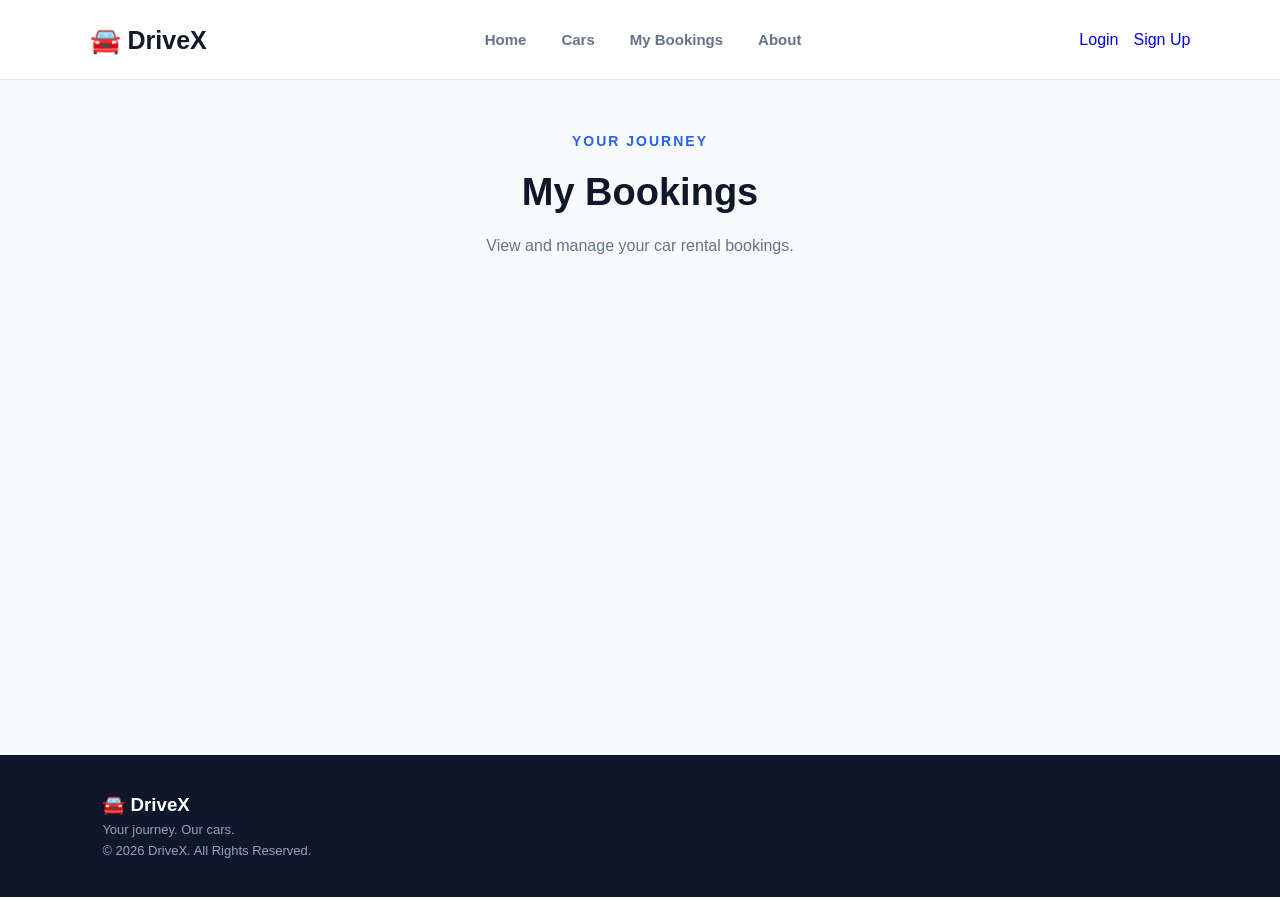
<file: frontend/my-bookings.html>
<!DOCTYPE html>
<html lang="en">

<head>

    <meta charset="UTF-8">

    <meta name="viewport"
          content="width=device-width, initial-scale=1.0">

    <title>My Bookings | DriveX</title>

    <link rel="stylesheet" href="css/style.css">

    <style>

        /* ================================
           MY BOOKINGS PAGE
        ================================= */

        .bookings-page {
            min-height: 75vh;
            padding: 50px 7%;
            background: #f8fafc;
        }


        /* ================================
           PAGE HEADER
        ================================= */

        .bookings-header {
            text-align: center;
            margin-bottom: 40px;
        }


        .bookings-header .small-title {
            color: #2563eb;
            font-size: 14px;
            font-weight: 700;
            letter-spacing: 2px;
            margin-bottom: 10px;
        }


        .bookings-header h1 {
            font-size: 38px;
            color: #0f172a;
            margin-bottom: 10px;
        }


        .bookings-header p {
            color: #64748b;
            font-size: 16px;
        }


        /* ================================
           BOOKING CARD
        ================================= */

        .booking-list {
            max-width: 1050px;
            margin: auto;

            display: flex;
            flex-direction: column;
            gap: 25px;
        }


        .booking-card {

            background: white;

            border-radius: 18px;

            padding: 25px;

            display: grid;

            grid-template-columns: 180px 1fr auto;

            gap: 25px;

            align-items: center;

            box-shadow:
                0 10px 30px rgba(15, 23, 42, 0.08);

            border: 1px solid #e2e8f0;

            transition: 0.3s;
        }


        .booking-card:hover {

            transform: translateY(-3px);

            box-shadow:
                0 15px 35px rgba(15, 23, 42, 0.12);
        }


        /* ================================
           CAR IMAGE
        ================================= */

        .booking-car {

            height: 130px;

            border-radius: 14px;

            background:
                linear-gradient(
                    135deg,
                    #dbeafe,
                    #eff6ff
                );

            display: flex;

            justify-content: center;

            align-items: center;

            font-size: 65px;
        }


        /* ================================
           BOOKING INFORMATION
        ================================= */

        .booking-info h2 {

            color: #0f172a;

            font-size: 22px;

            margin-bottom: 5px;
        }


        .booking-info .car-type {

            color: #64748b;

            font-size: 14px;

            margin-bottom: 18px;
        }


        .booking-details {

            display: grid;

            grid-template-columns: repeat(2, 1fr);

            gap: 10px 25px;
        }


        .detail {

            display: flex;

            align-items: center;

            gap: 8px;

            font-size: 14px;

            color: #475569;
        }


        .detail strong {

            color: #0f172a;
        }


        /* ================================
           STATUS
        ================================= */

        .booking-status {

            text-align: right;

            min-width: 130px;
        }


        .status {

            display: inline-block;

            padding: 7px 14px;

            border-radius: 20px;

            background: #dcfce7;

            color: #166534;

            font-size: 13px;

            font-weight: 700;

            margin-bottom: 15px;
        }


        .booking-price {

            font-size: 22px;

            font-weight: 800;

            color: #2563eb;

            margin-bottom: 3px;
        }


        .price-label {

            color: #94a3b8;

            font-size: 12px;
        }


        /* ================================
           EMPTY BOOKING
        ================================= */

        .no-bookings {

            display: none;

            max-width: 650px;

            margin: 50px auto;

            text-align: center;

            background: white;

            padding: 50px 30px;

            border-radius: 18px;

            box-shadow:
                0 10px 30px rgba(15, 23, 42, 0.08);
        }


        .no-bookings-icon {

            font-size: 65px;

            margin-bottom: 15px;
        }


        .no-bookings h2 {

            color: #0f172a;

            margin-bottom: 10px;
        }


        .no-bookings p {

            color: #64748b;

            margin-bottom: 25px;
        }


        .browse-btn {

            display: inline-block;

            padding: 13px 25px;

            background: #2563eb;

            color: white;

            border-radius: 9px;

            text-decoration: none;

            font-weight: 700;

            transition: 0.3s;
        }


        .browse-btn:hover {

            background: #1d4ed8;

            transform: translateY(-2px);
        }


        /* ================================
           RESPONSIVE
        ================================= */

        @media (max-width: 850px) {

            .booking-card {

                grid-template-columns: 140px 1fr;
            }


            .booking-status {

                grid-column: 2;

                text-align: left;
            }
        }


        @media (max-width: 600px) {

            .bookings-page {

                padding: 35px 20px;
            }


            .bookings-header h1 {

                font-size: 30px;
            }


            .booking-card {

                grid-template-columns: 1fr;

                gap: 18px;
            }


            .booking-car {

                height: 160px;
            }


            .booking-status {

                grid-column: auto;

                text-align: left;
            }


            .booking-details {

                grid-template-columns: 1fr;
            }
        }

    </style>

</head>


<body>


    <!-- ================================
         NAVBAR
    ================================= -->

    <nav class="navbar">

        <div class="logo">
            🚘 DriveX
        </div>


        <div class="nav-links">

            <a href="index.html">
                Home
            </a>

            <a href="cars.html">
                Cars
            </a>

            <a href="my-bookings.html">
                My Bookings
            </a>

            <a href="#">
                About
            </a>

        </div>


        <div class="nav-buttons">

            <a href="login.html"
               class="login-btn-nav">
                Login
            </a>

            <a href="register.html"
               class="signup-btn-nav">
                Sign Up
            </a>

        </div>

    </nav>


    <!-- ================================
         MY BOOKINGS
    ================================= -->

    <main class="bookings-page">


        <!-- HEADER -->

        <div class="bookings-header">

            <div class="small-title">
                YOUR JOURNEY
            </div>

            <h1>
                My Bookings
            </h1>

            <p>
                View and manage your car rental bookings.
            </p>

        </div>


        <!-- BOOKING LIST -->

        <div class="booking-list" id="bookingList"></div>
        <!-- NO BOOKINGS -->

        <div class="no-bookings">

            <div class="no-bookings-icon">
                🚗
            </div>

            <h2>
                No Bookings Yet
            </h2>

            <p>
                You haven't booked a car yet.
                Start your journey today!
            </p>

            <a href="cars.html"
               class="browse-btn">
                Browse Cars →
            </a>

        </div>


    </main>


    <!-- ================================
         FOOTER
    ================================= -->

    <footer class="footer">

        <div class="footer-content">

            <h3>
                🚘 DriveX
            </h3>

            <p>
                Your journey. Our cars.
            </p>

            <p>
                © 2026 DriveX. All Rights Reserved.
            </p>

        </div>

    </footer>

<script>

    const bookingList = document.getElementById("bookingList");
    const noBookings = document.querySelector(".no-bookings");

    fetch("http://localhost:8080/api/bookings")
        .then(response => {
            if (!response.ok) {
                throw new Error("Failed to load bookings");
            }

            return response.json();
        })
        .then(bookings => {

            console.log("Bookings received:", bookings);

            if (bookings.length === 0) {
                bookingList.innerHTML = "";
                noBookings.style.display = "block";
                return;
            }

            bookingList.innerHTML = "";

            bookings.forEach(booking => {

                const card = document.createElement("div");

                card.className = "booking-card";

                card.innerHTML = `
                    <div class="booking-car">
                        🚘
                    </div>

                    <div class="booking-info">

                        <h2>
                            Car ID: ${booking.carId}
                        </h2>

                        <div class="car-type">
                            DriveX Rental
                        </div>

                        <div class="booking-details">

                            <div class="detail">
                                📅
                                <span>
                                    Pickup:
                                    <strong>${booking.pickupDate}</strong>
                                </span>
                            </div>

                            <div class="detail">
                                📅
                                <span>
                                    Return:
                                    <strong>${booking.returnDate}</strong>
                                </span>
                            </div>

                            <div class="detail">
                                📍
                                <span>
                                    ${booking.pickupLocation}
                                </span>
                            </div>

                            <div class="detail">
                                🎫
                                <span>
                                    Booking ID:
                                    <strong>DX${String(booking.id).padStart(4, "0")}</strong>
                                </span>
                            </div>

                        </div>

                    </div>

                    <div class="booking-status">

                        <div class="status">
                            Confirmed
                        </div>

                        <div class="booking-price">
                            ₹${booking.totalPrice.toLocaleString("en-IN")}
                        </div>

                        <div class="price-label">
                            Total Amount
                        </div>

                    </div>
                `;

                bookingList.appendChild(card);


                fetch("http://localhost:8080/api/cars/" + booking.carId)
                .then(response => response.json())
                .then(car => {
                 card.querySelector(".booking-info h2").textContent = car.name;
                   })
                   
             .catch(error => {
               console.error("Error loading car name:", error);
                });
            });

        })
        .catch(error => {

            console.error("Error loading bookings:", error);

        });

</script>
</body>

</html>
</file>
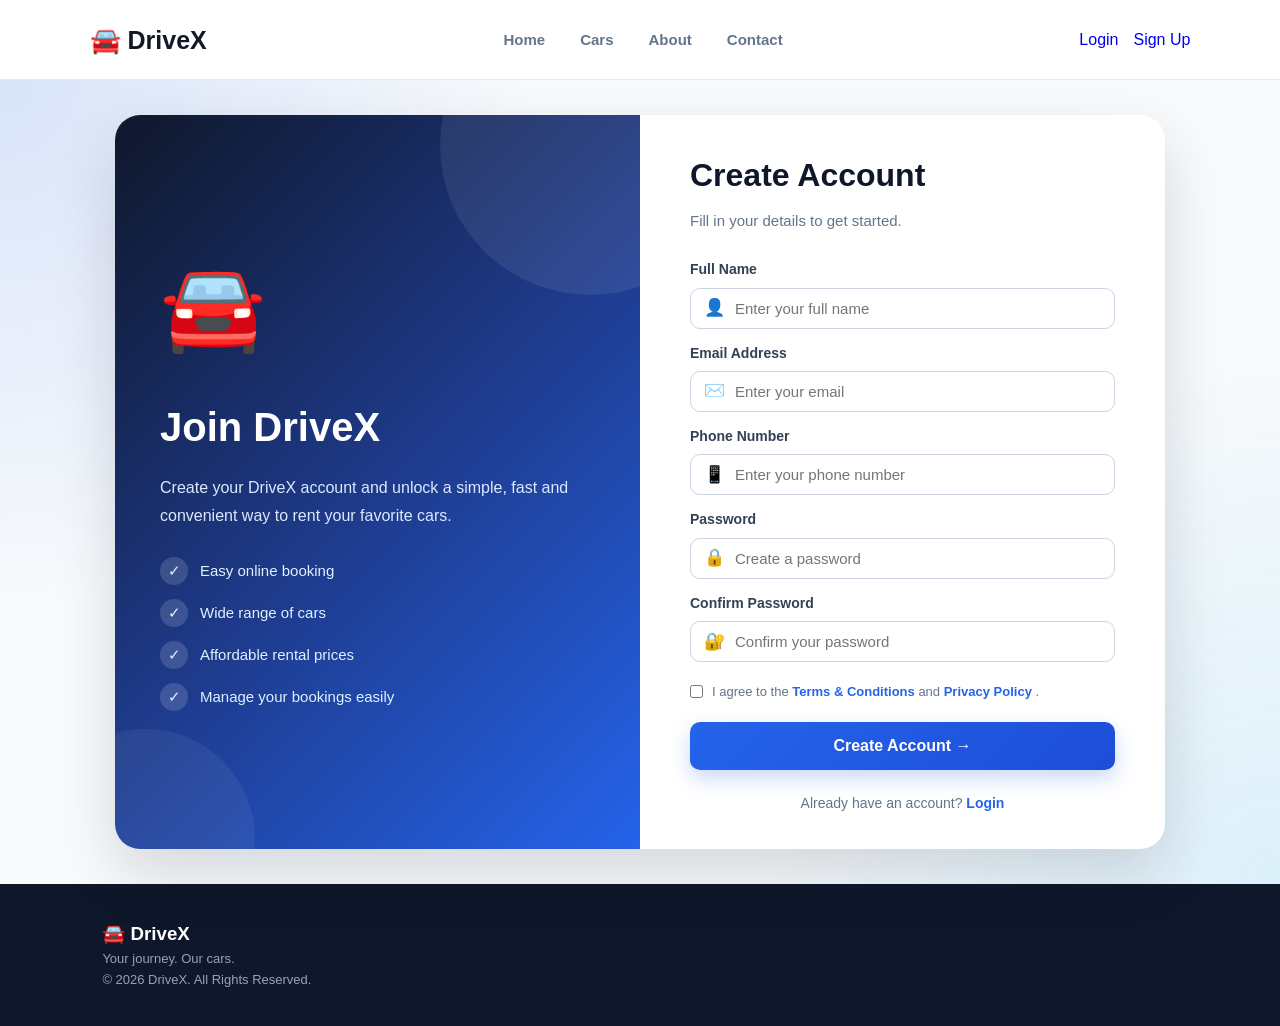
<file: frontend/register.html>
<!DOCTYPE html>
<html lang="en">

<head>

    <meta charset="UTF-8">
    <meta name="viewport" content="width=device-width, initial-scale=1.0">

    <title>Create Account | DriveX</title>

    <!-- Main CSS -->
    <link rel="stylesheet" href="css/style.css">

    <style>

        /* =================================
           REGISTER PAGE
        ================================= */

        .register-page {
             min-height: auto;
             display: flex;
             justify-content: center;
             align-items: center;
             padding: 35px 20px;
            background:
        radial-gradient(
            circle at top left,
            rgba(37, 99, 235, 0.15),
            transparent 35%
             ),
        radial-gradient(
            circle at bottom right,
            rgba(14, 165, 233, 0.12),
            transparent 35%
        ),
        #f8fafc;
}


   .register-container {
        width: 100%;
        max-width: 1050px;

       display: grid;
       grid-template-columns: 1fr 1fr;

       background: white;

       border-radius: 25px;
       overflow: hidden;

      box-shadow: 0 25px 60px rgba(15, 23, 42, 0.15);
}

        /* =================================
           LEFT SIDE
        ================================= */

     .register-left {
         position: relative;

         padding: 40px 45px;

          background:
        linear-gradient(
            135deg,
            #0f172a,
            #1e3a8a,
            #2563eb
        );

       color: white;

        display: flex;
        flex-direction: column;
        justify-content: center;

        overflow: hidden;
}

        .register-left::before {

            content: "";

            position: absolute;

            width: 300px;
            height: 300px;

            border-radius: 50%;

            background: rgba(255, 255, 255, 0.08);

            top: -120px;
            right: -100px;
        }


        .register-left::after {

            content: "";

            position: absolute;

            width: 220px;
            height: 220px;

            border-radius: 50%;

            background: rgba(255, 255, 255, 0.06);

            bottom: -100px;
            left: -80px;
        }


        .register-car {

            font-size: 85px;

            margin-bottom: 20px;

            position: relative;

            z-index: 2;
        }


        .register-left h1 {

            font-size: 40px;

            margin-bottom: 15px;

            position: relative;

            z-index: 2;
        }


        .register-left p {

            font-size: 16px;

            line-height: 1.7;

            color: #dbeafe;

            max-width: 420px;

            position: relative;

            z-index: 2;
        }


        .register-benefits {

            margin-top: 28px;

            position: relative;

            z-index: 2;
        }


        .benefit {

            display: flex;

            align-items: center;

            gap: 12px;

            margin-bottom: 14px;

            font-size: 15px;

            color: #e0f2fe;
        }


        .benefit span {

            width: 28px;
            height: 28px;

            display: flex;

            align-items: center;
            justify-content: center;

            background: rgba(255, 255, 255, 0.15);

            border-radius: 50%;
        }


        /* =================================
           RIGHT SIDE
        ================================= */

     .register-right {
       padding: 35px 50px;

       display: flex;
       flex-direction: column;
       justify-content: center;
}


        .register-heading {

            margin-bottom: 25px;
        }


        .register-heading h2 {

            font-size: 32px;

            color: #0f172a;

            margin-bottom: 8px;
        }


        .register-heading p {

            color: #64748b;

            font-size: 15px;
        }


        /* =================================
           FORM
        ================================= */

     .form-group {
      margin-bottom: 13px;
      } 


        .form-group label {

            display: block;

            margin-bottom: 7px;

            font-size: 14px;

            font-weight: 600;

            color: #334155;
        }


        .input-wrapper {

            position: relative;
        }


        .input-icon {

            position: absolute;

            left: 14px;

            top: 50%;

            transform: translateY(-50%);

            font-size: 17px;
        }


     .form-group input {
        width: 100%;

      padding: 11px 15px 11px 44px;

       border: 1px solid #cbd5e1;
        border-radius: 10px;

        font-size: 15px;

        outline: none;
        transition: 0.3s;

        box-sizing: border-box;
}


        .form-group input:focus {

            border-color: #2563eb;

            box-shadow:
                0 0 0 4px rgba(37, 99, 235, 0.1);
        }


        /* =================================
           TERMS
        ================================= */

        .terms {

            display: flex;

            align-items: flex-start;

            gap: 9px;

            margin: 20px 0;

            font-size: 13px;

            color: #64748b;

            line-height: 1.5;
        }


        .terms input {

            margin-top: 3px;

            accent-color: #2563eb;
        }


        .terms a {

            color: #2563eb;

            text-decoration: none;

            font-weight: 600;
        }


        .terms a:hover {

            text-decoration: underline;
        }


        /* =================================
           CREATE ACCOUNT BUTTON
        ================================= */

        .register-btn {

            width: 100%;

            padding: 15px;

            border: none;

            border-radius: 10px;

            background:
                linear-gradient(
                    135deg,
                    #2563eb,
                    #1d4ed8
                );

            color: white;

            font-size: 16px;

            font-weight: 700;

            cursor: pointer;

            transition: 0.3s;

            box-shadow:
                0 8px 20px rgba(37, 99, 235, 0.25);
        }


        .register-btn:hover {

            transform: translateY(-2px);

            box-shadow:
                0 12px 25px rgba(37, 99, 235, 0.35);
        }


        /* =================================
           LOGIN LINK
        ================================= */

        .login-text {

            text-align: center;

            color: #64748b;

            font-size: 14px;

            margin-top: 22px;
        }


        .login-text a {

            color: #2563eb;

            text-decoration: none;

            font-weight: 700;
        }


        .login-text a:hover {

            text-decoration: underline;
        }


        /* =================================
           SUCCESS MESSAGE
        ================================= */

        .register-message {

            display: none;

            margin-top: 15px;

            padding: 12px;

            border-radius: 8px;

            background: #dcfce7;

            color: #166534;

            text-align: center;

            font-size: 14px;

            font-weight: 600;
        }


        /* =================================
           RESPONSIVE
        ================================= */

        @media (max-width: 800px) {

            .register-container {

                grid-template-columns: 1fr;
            }


            .register-left {

                padding: 40px 30px;
            }


            .register-left h1 {

                font-size: 32px;
            }


            .register-car {

                font-size: 65px;
            }


            .register-right {

                padding: 40px 30px;
            }
        }


        @media (max-width: 500px) {

            .register-page {

                padding: 30px 15px;
            }


            .register-left {

                display: none;
            }


            .register-right {

                padding: 35px 25px;
            }


            .register-heading h2 {

                font-size: 27px;
            }
        }

    </style>

</head>


<body>


    <!-- =================================
         NAVBAR
    ================================= -->

    <nav class="navbar">

        <div class="logo">
            🚘 DriveX
        </div>


        <div class="nav-links">

            <a href="index.html">
                Home
            </a>

            <a href="cars.html">
                Cars
            </a>

            <a href="#">
                About
            </a>

            <a href="#">
                Contact
            </a>

        </div>


        <div class="nav-buttons">

            <a href="login.html" class="login-btn-nav">
                Login
            </a>

            <a href="register.html" class="signup-btn-nav">
                Sign Up
            </a>

        </div>

    </nav>


    <!-- =================================
         REGISTER SECTION
    ================================= -->

    <section class="register-page">


        <div class="register-container">


            <!-- LEFT SIDE -->

            <div class="register-left">


                <div class="register-car">
                    🚘
                </div>


                <h1>
                    Join DriveX
                </h1>


                <p>
                    Create your DriveX account and
                    unlock a simple, fast and convenient
                    way to rent your favorite cars.
                </p>


                <div class="register-benefits">


                    <div class="benefit">

                        <span>✓</span>

                        Easy online booking

                    </div>


                    <div class="benefit">

                        <span>✓</span>

                        Wide range of cars

                    </div>


                    <div class="benefit">

                        <span>✓</span>

                        Affordable rental prices

                    </div>


                    <div class="benefit">

                        <span>✓</span>

                        Manage your bookings easily

                    </div>


                </div>

            </div>


            <!-- RIGHT SIDE -->

            <div class="register-right">


                <div class="register-heading">

                    <h2>
                        Create Account
                    </h2>

                    <p>
                        Fill in your details to get started.
                    </p>

                </div>


                <!-- REGISTER FORM -->

                <form id="registerForm">


                    <!-- FULL NAME -->

                    <div class="form-group">

                        <label for="name">
                            Full Name
                        </label>


                        <div class="input-wrapper">

                            <span class="input-icon">
                                👤
                            </span>


                            <input
                                type="text"
                                id="name"
                                placeholder="Enter your full name"
                                required
                            >

                        </div>

                    </div>


                    <!-- EMAIL -->

                    <div class="form-group">

                        <label for="email">
                            Email Address
                        </label>


                        <div class="input-wrapper">

                            <span class="input-icon">
                                ✉️
                            </span>


                            <input
                                type="email"
                                id="email"
                                placeholder="Enter your email"
                                required
                            >

                        </div>

                    </div>


                    <!-- PHONE -->

                    <div class="form-group">

                        <label for="phone">
                            Phone Number
                        </label>


                        <div class="input-wrapper">

                            <span class="input-icon">
                                📱
                            </span>


                            <input
                                type="tel"
                                id="phone"
                                placeholder="Enter your phone number"
                                pattern="[0-9]{10}"
                                maxlength="10"
                                required
                            >

                        </div>

                    </div>


                    <!-- PASSWORD -->

                    <div class="form-group">

                        <label for="password">
                            Password
                        </label>


                        <div class="input-wrapper">

                            <span class="input-icon">
                                🔒
                            </span>


                            <input
                                type="password"
                                id="password"
                                placeholder="Create a password"
                                minlength="6"
                                required
                            >

                        </div>

                    </div>


                    <!-- CONFIRM PASSWORD -->

                    <div class="form-group">

                        <label for="confirmPassword">
                            Confirm Password
                        </label>


                        <div class="input-wrapper">

                            <span class="input-icon">
                                🔐
                            </span>


                            <input
                                type="password"
                                id="confirmPassword"
                                placeholder="Confirm your password"
                                minlength="6"
                                required
                            >

                        </div>

                    </div>


                    <!-- TERMS -->

                    <label class="terms">

                        <input
                            type="checkbox"
                            id="terms"
                            required
                        >

                        <span>
                            I agree to the
                            <a href="#">
                                Terms & Conditions
                            </a>
                            and
                            <a href="#">
                                Privacy Policy
                            </a>.
                        </span>

                    </label>


                    <!-- BUTTON -->

                    <button
                        type="submit"
                        class="register-btn"
                    >
                        Create Account →
                    </button>


                    <!-- LOGIN LINK -->

                    <div class="login-text">

                        Already have an account?

                        <a href="login.html">
                            Login
                        </a>

                    </div>


                    <!-- SUCCESS MESSAGE -->

                    <div
                        class="register-message"
                        id="registerMessage"
                    >
                        Account created successfully! 🎉
                    </div>


                </form>

            </div>

        </div>

    </section>


    <!-- =================================
         FOOTER
    ================================= -->

    <footer class="footer">

        <div class="footer-content">

            <h3>
                🚘 DriveX
            </h3>

            <p>
                Your journey. Our cars.
            </p>

            <p>
                © 2026 DriveX. All Rights Reserved.
            </p>

        </div>

    </footer>


    <!-- =================================
         JAVASCRIPT
    ================================= -->

    <script>

        const registerForm =
            document.getElementById("registerForm");

        const registerMessage =
            document.getElementById("registerMessage");


        registerForm.addEventListener(
            "submit",
            function(event) {

                event.preventDefault();


                const password =
                    document.getElementById("password").value;


                const confirmPassword =
                    document.getElementById("confirmPassword").value;


                /* Check passwords */

                if (password !== confirmPassword) {

                    alert(
                        "Passwords do not match!"
                    );

                    return;
                }


                /* Show success message */

                registerMessage.style.display =
                    "block";


                /* Change button */

                const button =
                    registerForm.querySelector(
                        ".register-btn"
                    );


                button.innerText =
                    "Account Created ✓";


                /* Disable button */

                button.disabled = true;

            }
        );

    </script>


</body>

</html>
</file>
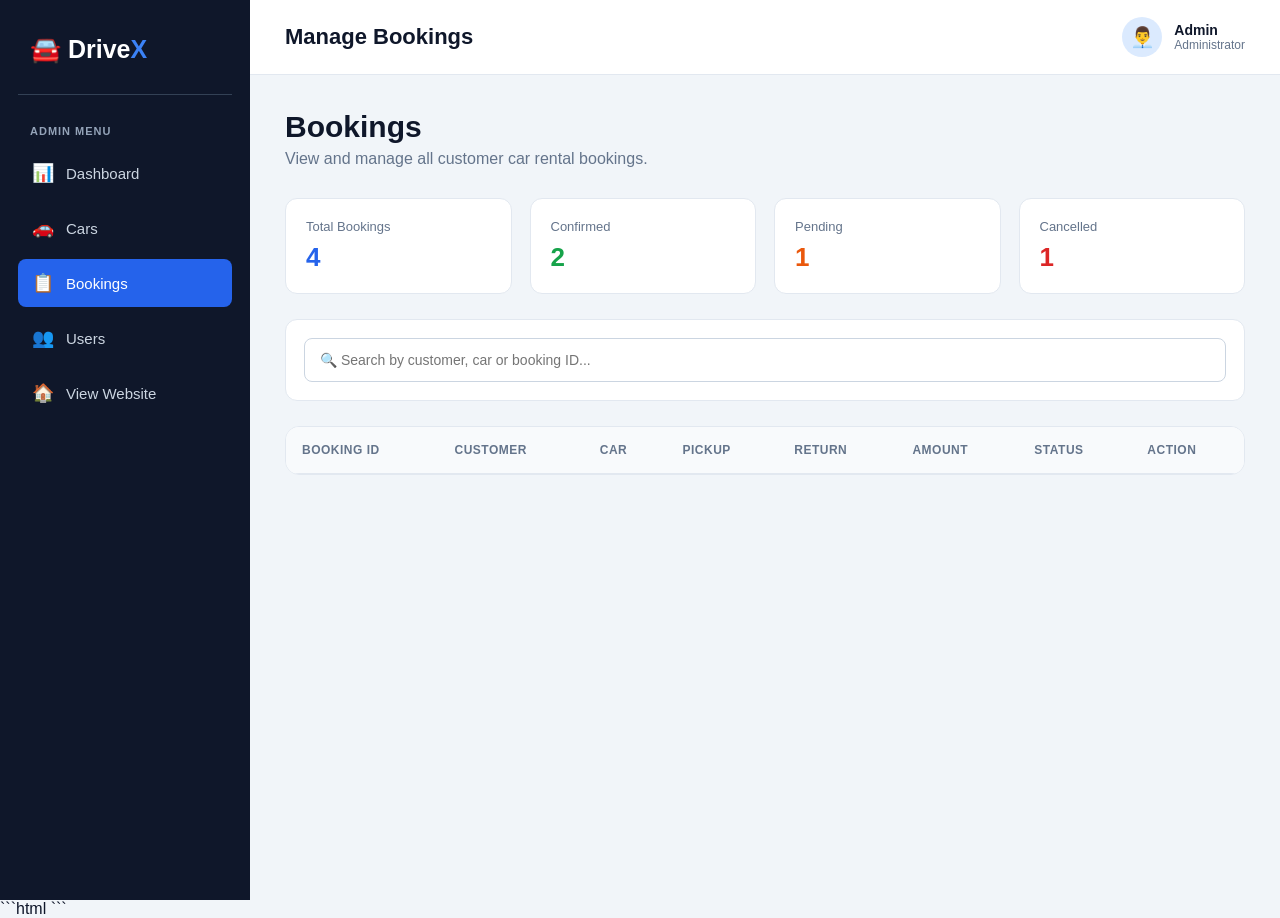
<file: frontend/admin/bookings.html>
<!DOCTYPE html>
<html lang="en">

<head>

    <meta charset="UTF-8">
    <meta name="viewport" content="width=device-width, initial-scale=1.0">

    <title>Manage Bookings | DriveX</title>

    <style>

        * {
            margin: 0;
            padding: 0;
            box-sizing: border-box;
        }

        body {
            font-family: Arial, Helvetica, sans-serif;
            background: #f1f5f9;
            color: #0f172a;
        }

        /* =========================
           SIDEBAR
        ========================= */

        .sidebar {
            position: fixed;
            left: 0;
            top: 0;

            width: 250px;
            height: 100vh;

            background: #0f172a;
            color: white;

            padding: 25px 18px;
        }

        .admin-logo {
            font-size: 25px;
            font-weight: 800;

            padding: 10px 12px 30px;

            border-bottom: 1px solid #334155;
        }

        .admin-logo span {
            color: #3b82f6;
        }

        .menu {
            margin-top: 30px;
        }

        .menu-title {
            color: #94a3b8;

            font-size: 11px;
            font-weight: 700;

            letter-spacing: 1px;

            padding: 0 12px 12px;
        }

        .menu a {
            display: flex;
            align-items: center;
            gap: 12px;

            padding: 13px 14px;

            margin-bottom: 7px;

            border-radius: 8px;

            color: #cbd5e1;

            text-decoration: none;

            font-size: 15px;

            transition: 0.3s;
        }

        .menu a:hover,
        .menu a.active {
            background: #2563eb;
            color: white;
        }

        .menu-icon {
            font-size: 18px;
        }


        /* =========================
           MAIN CONTENT
        ========================= */

        .main-content {
            margin-left: 250px;

            min-height: 100vh;
        }


        /* =========================
           TOPBAR
        ========================= */

        .topbar {
            height: 75px;

            background: white;

            display: flex;

            align-items: center;

            justify-content: space-between;

            padding: 0 35px;

            border-bottom: 1px solid #e2e8f0;
        }

        .topbar h2 {
            font-size: 22px;
        }

        .admin-profile {
            display: flex;

            align-items: center;

            gap: 12px;
        }

        .admin-avatar {
            width: 40px;
            height: 40px;

            border-radius: 50%;

            background: #dbeafe;

            display: flex;

            justify-content: center;

            align-items: center;

            font-size: 20px;
        }

        .admin-name {
            font-size: 14px;

            font-weight: 700;
        }

        .admin-role {
            font-size: 12px;

            color: #64748b;
        }


        /* =========================
           PAGE
        ========================= */

        .page {
            padding: 35px;
        }

        .page-header {
            margin-bottom: 30px;
        }

        .page-header h1 {
            font-size: 30px;

            margin-bottom: 6px;
        }

        .page-header p {
            color: #64748b;
        }


        /* =========================
           STAT CARDS
        ========================= */

        .stats {
            display: grid;

            grid-template-columns:
                repeat(4, 1fr);

            gap: 18px;

            margin-bottom: 25px;
        }

        .stat-card {
            background: white;

            padding: 20px;

            border-radius: 12px;

            border: 1px solid #e2e8f0;
        }

        .stat-title {
            color: #64748b;

            font-size: 13px;

            margin-bottom: 8px;
        }

        .stat-number {
            font-size: 26px;

            font-weight: 800;
        }

        .blue {
            color: #2563eb;
        }

        .green {
            color: #16a34a;
        }

        .orange {
            color: #ea580c;
        }

        .red {
            color: #dc2626;
        }


        /* =========================
           SEARCH
        ========================= */

        .search-section {
            background: white;

            padding: 18px;

            border-radius: 12px;

            border: 1px solid #e2e8f0;

            margin-bottom: 25px;
        }

        .search-section input {
            width: 100%;

            padding: 13px 15px;

            border: 1px solid #cbd5e1;

            border-radius: 8px;

            outline: none;

            font-size: 14px;
        }

        .search-section input:focus {
            border-color: #2563eb;
        }


        /* =========================
           TABLE
        ========================= */

        .table-container {
            background: white;

            border-radius: 14px;

            border: 1px solid #e2e8f0;

            overflow-x: auto;
        }

        table {
            width: 100%;

            border-collapse: collapse;

            min-width: 950px;
        }

        thead {
            background: #f8fafc;
        }

        th {
            text-align: left;

            padding: 16px;

            font-size: 12px;

            color: #64748b;

            text-transform: uppercase;

            letter-spacing: 0.5px;

            border-bottom: 1px solid #e2e8f0;
        }

        td {
            padding: 17px 16px;

            font-size: 14px;

            border-bottom: 1px solid #e2e8f0;

            vertical-align: middle;
        }

        tbody tr:hover {
            background: #f8fafc;
        }


        /* =========================
           CUSTOMER
        ========================= */

        .customer {
            display: flex;

            align-items: center;

            gap: 10px;
        }

        .customer-avatar {
            width: 38px;
            height: 38px;

            border-radius: 50%;

            background: #dbeafe;

            display: flex;

            justify-content: center;

            align-items: center;

            font-size: 17px;
        }

        .customer-name {
            font-weight: 700;

            margin-bottom: 3px;
        }

        .customer-email {
            color: #64748b;

            font-size: 11px;
        }


        /* =========================
           CAR
        ========================= */

        .car-name {
            font-weight: 700;

            margin-bottom: 3px;
        }

        .car-type {
            color: #64748b;

            font-size: 12px;
        }


        /* =========================
           BOOKING ID
        ========================= */

        .booking-id {
            font-weight: 700;

            color: #2563eb;
        }


        /* =========================
           DATES
        ========================= */

        .date {
            font-weight: 600;

            margin-bottom: 4px;
        }

        .location {
            color: #64748b;

            font-size: 12px;
        }


        /* =========================
           AMOUNT
        ========================= */

        .amount {
            font-weight: 800;

            color: #0f172a;
        }


        /* =========================
           STATUS
        ========================= */

        .status {
            display: inline-block;

            padding: 6px 11px;

            border-radius: 20px;

            font-size: 11px;

            font-weight: 700;
        }

        .confirmed {
            background: #dcfce7;

            color: #166534;
        }

        .pending {
            background: #fef3c7;

            color: #92400e;
        }

        .cancelled {
            background: #fee2e2;

            color: #991b1b;
        }


        /* =========================
           ACTION BUTTONS
        ========================= */

        .action-btn {
            border: none;

            background: #eff6ff;

            color: #2563eb;

            padding: 8px 11px;

            border-radius: 7px;

            cursor: pointer;

            font-size: 12px;

            font-weight: 700;
        }

        .action-btn:hover {
            background: #dbeafe;
        }


        /* =========================
           MODAL
        ========================= */

        .modal {
            display: none;

            position: fixed;

            inset: 0;

            background: rgba(15, 23, 42, 0.55);

            justify-content: center;

            align-items: center;

            padding: 20px;

            z-index: 1000;
        }

        .modal-box {
            background: white;

            width: 100%;

            max-width: 500px;

            border-radius: 15px;

            padding: 28px;
        }

        .modal-header {
            display: flex;

            justify-content: space-between;

            align-items: center;

            margin-bottom: 20px;
        }

        .modal-header h2 {
            font-size: 22px;
        }

        .close-btn {
            border: none;

            background: #f1f5f9;

            width: 35px;

            height: 35px;

            border-radius: 50%;

            cursor: pointer;

            font-size: 18px;
        }

        .detail-row {
            display: flex;

            justify-content: space-between;

            padding: 13px 0;

            border-bottom: 1px solid #e2e8f0;

            font-size: 14px;
        }

        .detail-label {
            color: #64748b;
        }

        .detail-value {
            font-weight: 700;
        }


        /* =========================
           RESPONSIVE
        ========================= */

        @media (max-width: 1100px) {

            .stats {
                grid-template-columns:
                    repeat(2, 1fr);
            }

        }


        @media (max-width: 700px) {

            .sidebar {
                width: 70px;

                padding: 20px 10px;
            }

            .admin-logo {
                font-size: 0;

                text-align: center;
            }

            .admin-logo span {
                font-size: 20px;
            }

            .menu-title,
            .menu a span {
                display: none;
            }

            .menu a {
                justify-content: center;

                padding: 14px 5px;
            }

            .main-content {
                margin-left: 70px;
            }

            .topbar {
                padding: 0 20px;
            }

            .page {
                padding: 20px;
            }

            .stats {
                grid-template-columns: 1fr;
            }

        }


        @media (max-width: 500px) {

            .admin-profile {
                display: none;
            }

        }

    </style>

</head>


<body>


    <!-- =========================
         SIDEBAR
    ========================= -->

    <aside class="sidebar">

        <div class="admin-logo">

            🚘 Drive<span>X</span>

        </div>


        <div class="menu">

            <div class="menu-title">
                ADMIN MENU
            </div>


            <a href="dashboard.html">

                <span class="menu-icon">
                    📊
                </span>

                <span>
                    Dashboard
                </span>

            </a>


            <a href="cars.html">

                <span class="menu-icon">
                    🚗
                </span>

                <span>
                    Cars
                </span>

            </a>


            <a
                href="bookings.html"
                class="active">

                <span class="menu-icon">
                    📋
                </span>

                <span>
                    Bookings
                </span>

            </a>


            <a href="#">

                <span class="menu-icon">
                    👥
                </span>

                <span>
                    Users
                </span>

            </a>


            <a href="../index.html">

                <span class="menu-icon">
                    🏠
                </span>

                <span>
                    View Website
                </span>

            </a>

        </div>

    </aside>


    <!-- =========================
         MAIN CONTENT
    ========================= -->

    <main class="main-content">


        <!-- TOPBAR -->

        <header class="topbar">

            <h2>
                Manage Bookings
            </h2>


            <div class="admin-profile">

                <div class="admin-avatar">
                    👨‍💼
                </div>


                <div>

                    <div class="admin-name">
                        Admin
                    </div>

                    <div class="admin-role">
                        Administrator
                    </div>

                </div>

            </div>

        </header>


        <!-- PAGE -->

        <section class="page">


            <!-- HEADER -->

            <div class="page-header">

                <h1>
                    Bookings
                </h1>

                <p>
                    View and manage all customer car rental bookings.
                </p>

            </div>


            <!-- =========================
                 STATISTICS
            ========================= -->

            <div class="stats">


                <div class="stat-card">

                    <div class="stat-title">
                        Total Bookings
                    </div>

                    <div
                        class="stat-number blue"
                        id="totalBookings">

                        4

                    </div>

                </div>


                <div class="stat-card">

                    <div class="stat-title">
                        Confirmed
                    </div>

                    <div
                        class="stat-number green"
                        id="confirmedBookings">

                        2

                    </div>

                </div>


                <div class="stat-card">

                    <div class="stat-title">
                        Pending
                    </div>

                    <div
                        class="stat-number orange"
                        id="pendingBookings">

                        1

                    </div>

                </div>


                <div class="stat-card">

                    <div class="stat-title">
                        Cancelled
                    </div>

                    <div
                        class="stat-number red"
                        id="cancelledBookings">

                        1

                    </div>

                </div>


            </div>


            <!-- =========================
                 SEARCH
            ========================= -->

            <div class="search-section">

                <input
                    type="text"
                    id="searchInput"
                    placeholder="🔍 Search by customer, car or booking ID..."
                    onkeyup="searchBookings()">

            </div>


            <!-- =========================
                 TABLE
            ========================= -->

            <div class="table-container">

                <table>

                    <thead>

                        <tr>

                            <th>
                                Booking ID
                            </th>

                            <th>
                                Customer
                            </th>

                            <th>
                                Car
                            </th>

                            <th>
                                Pickup
                            </th>

                            <th>
                                Return
                            </th>

                            <th>
                                Amount
                            </th>

                            <th>
                                Status
                            </th>

                            <th>
                                Action
                            </th>

                        </tr>

                    </thead>


                    <tbody id="bookingTable">


                       
                    



                    </tbody>

                </table>

            </div>


        </section>

    </main>


    <!-- =========================
         VIEW BOOKING MODAL
    ========================= -->

    <div
        class="modal"
        id="bookingModal">


        <div class="modal-box">


            <div class="modal-header">

                <h2>
                    Booking Details
                </h2>

                <button
                    class="close-btn"
                    onclick="closeModal()">

                    ×

                </button>

            </div>


            <div class="detail-row">

                <span class="detail-label">
                    Booking ID
                </span>

                <span
                    class="detail-value"
                    id="detailId">
                </span>

            </div>


            <div class="detail-row">

                <span class="detail-label">
                    Customer
                </span>

                <span
                    class="detail-value"
                    id="detailCustomer">
                </span>

            </div>


            <div class="detail-row">

                <span class="detail-label">
                    Email
                </span>

                <span
                    class="detail-value"
                    id="detailEmail">
                </span>

            </div>


            <div class="detail-row">

                <span class="detail-label">
                    Car
                </span>

                <span
                    class="detail-value"
                    id="detailCar">
                </span>

            </div>


            <div class="detail-row">

                <span class="detail-label">
                    Pickup
                </span>

                <span
                    class="detail-value"
                    id="detailPickup">
                </span>

            </div>


            <div class="detail-row">

                <span class="detail-label">
                    Return
                </span>

                <span
                    class="detail-value"
                    id="detailReturn">
                </span>

            </div>


            <div class="detail-row">

                <span class="detail-label">
                    Location
                </span>

                <span
                    class="detail-value"
                    id="detailLocation">
                </span>

            </div>


            <div class="detail-row">

                <span class="detail-label">
                    Total Amount
                </span>

                <span
                    class="detail-value"
                    id="detailAmount">
                </span>

            </div>

        </div>

    </div>


    <!-- =========================
         JAVASCRIPT
    ========================= -->

   ```html
<script>


    /* =========================
       SEARCH BOOKINGS
    ========================= */

    function searchBookings() {

        const search =
            document
                .getElementById("searchInput")
                .value
                .toLowerCase();


        const rows =
            document.querySelectorAll(
                "#bookingTable tr"
            );


        rows.forEach(function(row) {

            const text =
                row.innerText.toLowerCase();


            if (text.includes(search)) {

                row.style.display = "";

            } else {

                row.style.display = "none";

            }

        });

    }


    /* =========================
       VIEW BOOKING
    ========================= */

    function viewBooking(
        id,
        customer,
        email,
        car,
        pickup,
        returnDate,
        location,
        amount
    ) {

        document.getElementById("detailId").innerText = id;

        document.getElementById("detailCustomer").innerText = customer;

        document.getElementById("detailEmail").innerText = email;

        document.getElementById("detailCar").innerText = car;

        document.getElementById("detailPickup").innerText = pickup;

        document.getElementById("detailReturn").innerText = returnDate;

        document.getElementById("detailLocation").innerText = location;

        document.getElementById("detailAmount").innerText = amount;


        document.getElementById("bookingModal").style.display = "flex";

    }


    /* =========================
       CLOSE MODAL
    ========================= */

    function closeModal() {

        document.getElementById("bookingModal").style.display = "none";

    }


    /* =========================
       CLOSE MODAL WHEN CLICKING
       OUTSIDE THE BOX
    ========================= */

    window.onclick = function(event) {

        const modal =
            document.getElementById("bookingModal");


        if (event.target === modal) {

            closeModal();

        }

    };


    /* =========================
       LOAD REAL BOOKINGS
    ========================= */

    fetch("http://localhost:8080/api/bookings")
        .then(response => {

            if (!response.ok) {

                throw new Error(
                    "Failed to load bookings"
                );

            }

            return response.json();

        })
        .then(bookings => {

            console.log(
                "Admin bookings received:",
                bookings
            );


            const bookingTable =
                document.getElementById("bookingTable");


            bookingTable.innerHTML = "";


            /* =========================
               UPDATE BOOKING STATISTICS
            ========================= */

            document.getElementById(
                "totalBookings"
            ).innerText = bookings.length;


            document.getElementById(
                "confirmedBookings"
            ).innerText = bookings.length;


            document.getElementById(
                "pendingBookings"
            ).innerText = 0;


            document.getElementById(
                "cancelledBookings"
            ).innerText = 0;


            /* =========================
               CREATE BOOKING ROWS
            ========================= */

            bookings.forEach(booking => {

                const row =
                    document.createElement("tr");


                row.innerHTML = `

                    <td>
                        <span class="booking-id">
                            DX${String(booking.id).padStart(4, "0")}
                        </span>
                    </td>


                    <td>

                        <div class="customer">

                            <div class="customer-avatar">
                                👤
                            </div>

                            <div>

                                <div class="customer-name">
                                    ${booking.fullName}
                                </div>

                                <div class="customer-email">
                                    ${booking.email}
                                </div>

                            </div>

                        </div>

                    </td>


                    <td>

                        <div
                            class="car-name"
                            id="car-${booking.id}"
                        >
                            Loading...
                        </div>

                        <div class="car-type">
                            DriveX Rental
                        </div>

                    </td>


                    <td>

                        <div class="date">
                            ${booking.pickupDate}
                        </div>

                        <div class="location">
                            📍 ${booking.pickupLocation}
                        </div>

                    </td>


                    <td>

                        <div class="date">
                            ${booking.returnDate}
                        </div>

                    </td>


                    <td>

                        <div class="amount">
                            ₹${booking.totalPrice.toLocaleString("en-IN")}
                        </div>

                    </td>


                    <td>

                        <span class="status confirmed">
                            Confirmed
                        </span>

                    </td>


                    <td>

                        <button
                            class="action-btn"
                            onclick="viewBooking(
                                'DX${String(booking.id).padStart(4, "0")}',
                                '${booking.fullName}',
                                '${booking.email}',
                                document.getElementById('car-${booking.id}').innerText,
                                '${booking.pickupDate}',
                                '${booking.returnDate}',
                                '${booking.pickupLocation}',
                                '₹${booking.totalPrice.toLocaleString("en-IN")}'
                            )"
                        >

                            👁 View

                        </button>

                    </td>

                `;


                bookingTable.appendChild(row);


                /* =========================
                   LOAD CAR NAME
                ========================= */

                const carElement =
                    document.getElementById(
                        "car-" + booking.id
                    );


                /*
                   OLD BOOKINGS WITH carId = 0
                   DO NOT CALL /api/cars/0
                */

                if (!booking.carId || booking.carId <= 0) {

                    carElement.innerText =
                        "Unknown Car";

                    return;

                }


                /* =========================
                   FETCH CAR FROM BACKEND
                ========================= */

                fetch(
                    "http://localhost:8080/api/cars/" +
                    booking.carId
                )
                    .then(response => {

                        /*
                           Backend returned no car
                        */

                        if (!response.ok) {

                            throw new Error(
                                "Car not found"
                            );

                        }


                        /*
                           Check that response
                           actually contains data
                        */

                        const contentType =
                            response.headers.get(
                                "content-type"
                            );


                        if (
                            !contentType ||
                            !contentType.includes(
                                "application/json"
                            )
                        ) {

                            throw new Error(
                                "Invalid car response"
                            );

                        }


                        return response.json();

                    })
                    .then(car => {

                        if (
                            !car ||
                            !car.name
                        ) {

                            carElement.innerText =
                                "Unknown Car";

                            return;

                        }


                        carElement.innerText =
                            car.name;

                    })
                    .catch(error => {

                        console.error(
                            "Error loading car:",
                            error
                        );


                        carElement.innerText =
                            "Unknown Car";

                    });

            });

        })
        .catch(error => {

            console.error(
                "Error loading bookings:",
                error
            );

        });


</script>
```



</body>

</html>
</file>
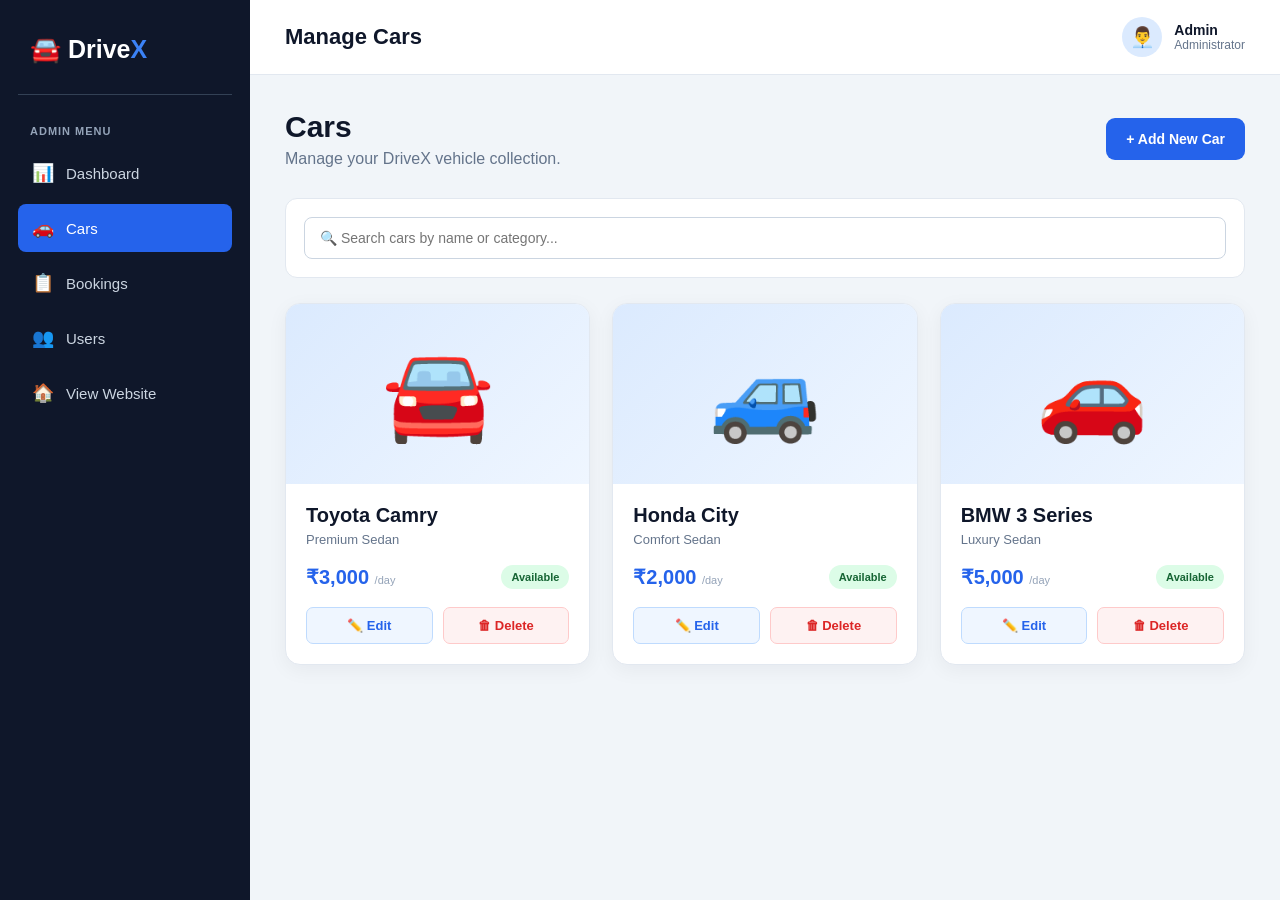
<file: frontend/admin/cars.html>
<!DOCTYPE html>
<html lang="en">

<head>

    <meta charset="UTF-8">
    <meta name="viewport" content="width=device-width, initial-scale=1.0">

    <title>Manage Cars | DriveX</title>

    <style>

        * {
            margin: 0;
            padding: 0;
            box-sizing: border-box;
        }

        body {
            font-family: Arial, Helvetica, sans-serif;
            background: #f1f5f9;
            color: #0f172a;
        }

        /* =========================
           SIDEBAR
        ========================= */

        .sidebar {
            position: fixed;
            left: 0;
            top: 0;

            width: 250px;
            height: 100vh;

            background: #0f172a;
            color: white;

            padding: 25px 18px;
        }

        .admin-logo {
            font-size: 25px;
            font-weight: 800;

            padding: 10px 12px 30px;

            border-bottom: 1px solid #334155;
        }

        .admin-logo span {
            color: #3b82f6;
        }

        .menu {
            margin-top: 30px;
        }

        .menu-title {
            color: #94a3b8;

            font-size: 11px;
            font-weight: 700;

            letter-spacing: 1px;

            padding: 0 12px 12px;
        }

        .menu a {
            display: flex;

            align-items: center;
            gap: 12px;

            padding: 13px 14px;

            margin-bottom: 7px;

            border-radius: 8px;

            color: #cbd5e1;

            text-decoration: none;

            font-size: 15px;

            transition: 0.3s;
        }

        .menu a:hover,
        .menu a.active {
            background: #2563eb;
            color: white;
        }

        .menu-icon {
            font-size: 18px;
        }

        /* =========================
           MAIN CONTENT
        ========================= */

        .main-content {
            margin-left: 250px;
            min-height: 100vh;
        }

        /* =========================
           TOPBAR
        ========================= */

        .topbar {
            height: 75px;

            background: white;

            display: flex;
            align-items: center;
            justify-content: space-between;

            padding: 0 35px;

            border-bottom: 1px solid #e2e8f0;
        }

        .topbar h2 {
            font-size: 22px;
        }

        .admin-profile {
            display: flex;
            align-items: center;
            gap: 12px;
        }

        .admin-avatar {
            width: 40px;
            height: 40px;

            border-radius: 50%;

            background: #dbeafe;

            display: flex;
            justify-content: center;
            align-items: center;

            font-size: 20px;
        }

        .admin-name {
            font-size: 14px;
            font-weight: 700;
        }

        .admin-role {
            font-size: 12px;
            color: #64748b;
        }

        /* =========================
           PAGE
        ========================= */

        .page {
            padding: 35px;
        }

        .page-header {
            display: flex;

            align-items: center;
            justify-content: space-between;

            margin-bottom: 30px;
        }

        .page-header h1 {
            font-size: 30px;
            margin-bottom: 6px;
        }

        .page-header p {
            color: #64748b;
        }

        /* =========================
           ADD CAR BUTTON
        ========================= */

        .add-btn {
            border: none;

            background: #2563eb;
            color: white;

            padding: 13px 20px;

            border-radius: 9px;

            font-size: 14px;
            font-weight: 700;

            cursor: pointer;

            transition: 0.3s;
        }

        .add-btn:hover {
            background: #1d4ed8;
            transform: translateY(-2px);
        }

        /* =========================
           SEARCH
        ========================= */

        .search-box {
            background: white;

            padding: 18px;

            border-radius: 12px;

            border: 1px solid #e2e8f0;

            margin-bottom: 25px;
        }

        .search-box input {
            width: 100%;

            padding: 12px 15px;

            border: 1px solid #cbd5e1;

            border-radius: 8px;

            outline: none;

            font-size: 14px;
        }

        .search-box input:focus {
            border-color: #2563eb;
        }

        /* =========================
           CARS GRID
        ========================= */

        .cars-grid {
            display: grid;

            grid-template-columns:
                repeat(3, 1fr);

            gap: 22px;
        }

        .car-card {
            background: white;

            border-radius: 15px;

            overflow: hidden;

            border: 1px solid #e2e8f0;

            box-shadow:
                0 5px 20px rgba(15, 23, 42, 0.05);

            transition: 0.3s;
        }

        .car-card:hover {
            transform: translateY(-4px);

            box-shadow:
                0 12px 30px rgba(15, 23, 42, 0.10);
        }

        /* =========================
           CAR IMAGE
        ========================= */

        .car-image {
            height: 180px;

            background:
                linear-gradient(
                    135deg,
                    #dbeafe,
                    #eff6ff
                );

            display: flex;

            justify-content: center;
            align-items: center;

            font-size: 90px;
        }

        /* =========================
           CAR INFORMATION
        ========================= */

        .car-info {
            padding: 20px;
        }

        .car-info h2 {
            font-size: 20px;
            margin-bottom: 5px;
        }

        .car-type {
            color: #64748b;

            font-size: 13px;

            margin-bottom: 18px;
        }

        .car-details {
            display: flex;

            justify-content: space-between;

            align-items: center;

            margin-bottom: 18px;
        }

        .price {
            color: #2563eb;

            font-size: 20px;

            font-weight: 800;
        }

        .price span {
            color: #94a3b8;

            font-size: 11px;

            font-weight: 400;
        }

        /* =========================
           STATUS
        ========================= */

        .available {
            background: #dcfce7;

            color: #166534;

            padding: 6px 10px;

            border-radius: 20px;

            font-size: 11px;

            font-weight: 700;
        }

        .unavailable {
            background: #fee2e2;

            color: #991b1b;

            padding: 6px 10px;

            border-radius: 20px;

            font-size: 11px;

            font-weight: 700;
        }

        /* =========================
           ACTION BUTTONS
        ========================= */

        .actions {
            display: flex;
            gap: 10px;
        }

        .edit-btn,
        .delete-btn {
            flex: 1;

            padding: 10px;

            border-radius: 7px;

            font-size: 13px;

            font-weight: 700;

            cursor: pointer;
        }

        .edit-btn {
            background: #eff6ff;

            color: #2563eb;

            border: 1px solid #bfdbfe;
        }

        .delete-btn {
            background: #fef2f2;

            color: #dc2626;

            border: 1px solid #fecaca;
        }

        .edit-btn:hover {
            background: #dbeafe;
        }

        .delete-btn:hover {
            background: #fee2e2;
        }

        /* =========================
           MODAL
        ========================= */

        .modal {
            display: none;

            position: fixed;

            inset: 0;

            background: rgba(15, 23, 42, 0.55);

            justify-content: center;

            align-items: center;

            padding: 20px;

            z-index: 1000;
        }

        .modal-box {
            background: white;

            width: 100%;

            max-width: 500px;

            border-radius: 15px;

            padding: 28px;
        }

        .modal-header {
            display: flex;

            justify-content: space-between;

            align-items: center;

            margin-bottom: 25px;
        }

        .modal-header h2 {
            font-size: 22px;
        }

        .close-btn {
            border: none;

            background: #f1f5f9;

            width: 35px;
            height: 35px;

            border-radius: 50%;

            cursor: pointer;

            font-size: 18px;
        }

        .form-group {
            margin-bottom: 17px;
        }

        .form-group label {
            display: block;

            font-size: 13px;

            font-weight: 700;

            margin-bottom: 7px;
        }

        .form-group input,
        .form-group select {
            width: 100%;

            padding: 12px;

            border: 1px solid #cbd5e1;

            border-radius: 8px;

            outline: none;

            font-size: 14px;
        }

        .form-group input:focus,
        .form-group select:focus {
            border-color: #2563eb;
        }

        .save-btn {
            width: 100%;

            padding: 13px;

            background: #2563eb;

            color: white;

            border: none;

            border-radius: 8px;

            font-size: 14px;

            font-weight: 700;

            cursor: pointer;

            margin-top: 8px;
        }

        .save-btn:hover {
            background: #1d4ed8;
        }

        /* =========================
           RESPONSIVE
        ========================= */

        @media (max-width: 1100px) {

            .cars-grid {
                grid-template-columns:
                    repeat(2, 1fr);
            }
        }

        @media (max-width: 700px) {

            .sidebar {
                width: 70px;

                padding: 20px 10px;
            }

            .admin-logo {
                font-size: 0;

                text-align: center;
            }

            .admin-logo span {
                font-size: 20px;
            }

            .menu-title,
            .menu a span {
                display: none;
            }

            .menu a {
                justify-content: center;
                padding: 14px 5px;
            }

            .main-content {
                margin-left: 70px;
            }

            .topbar {
                padding: 0 20px;
            }

            .page {
                padding: 20px;
            }

            .page-header {
                align-items: flex-start;

                flex-direction: column;

                gap: 15px;
            }

            .cars-grid {
                grid-template-columns: 1fr;
            }
        }

        @media (max-width: 500px) {

            .admin-profile {
                display: none;
            }
        }

    </style>

</head>


<body>


    <!-- =========================
         SIDEBAR
    ========================= -->

    <aside class="sidebar">

        <div class="admin-logo">
            🚘 Drive<span>X</span>
        </div>


        <div class="menu">

            <div class="menu-title">
                ADMIN MENU
            </div>


            <a href="dashboard.html">

                <span class="menu-icon">📊</span>

                <span>Dashboard</span>

            </a>


            <a href="cars.html" class="active">

                <span class="menu-icon">🚗</span>

                <span>Cars</span>

            </a>


            <a href="bookings.html">

                <span class="menu-icon">📋</span>

                <span>Bookings</span>

            </a>


            <a href="#">

                <span class="menu-icon">👥</span>

                <span>Users</span>

            </a>


            <a href="../index.html">

                <span class="menu-icon">🏠</span>

                <span>View Website</span>

            </a>

        </div>

    </aside>


    <!-- =========================
         MAIN CONTENT
    ========================= -->

    <main class="main-content">


        <!-- TOPBAR -->

        <header class="topbar">

            <h2>
                Manage Cars
            </h2>


            <div class="admin-profile">

                <div class="admin-avatar">
                    👨‍💼
                </div>

                <div>

                    <div class="admin-name">
                        Admin
                    </div>

                    <div class="admin-role">
                        Administrator
                    </div>

                </div>

            </div>

        </header>


        <!-- PAGE -->

        <section class="page">


            <!-- PAGE HEADER -->

            <div class="page-header">

                <div>

                    <h1>
                        Cars
                    </h1>

                    <p>
                        Manage your DriveX vehicle collection.
                    </p>

                </div>


                <button
                    class="add-btn"
                    onclick="openModal()">

                    + Add New Car

                </button>

            </div>


            <!-- SEARCH -->

            <div class="search-box">

                <input
                    type="text"
                    id="searchInput"
                    placeholder="🔍 Search cars by name or category..."
                    onkeyup="searchCars()">

            </div>


            <!-- CARS -->

            <div
                class="cars-grid"
                id="carsGrid">


                <!-- TOYOTA -->

                <div
                    class="car-card"
                    data-name="Toyota Camry"
                    data-type="Premium Sedan">

                    <div class="car-image">
                        🚘
                    </div>


                    <div class="car-info">

                        <h2>
                            Toyota Camry
                        </h2>

                        <div class="car-type">
                            Premium Sedan
                        </div>


                        <div class="car-details">

                            <div class="price">
                                ₹3,000
                                <span>/day</span>
                            </div>

                            <div class="available">
                                Available
                            </div>

                        </div>


                        <div class="actions">

                            <button
                                class="edit-btn"
                                onclick="editCar('Toyota Camry')">

                                ✏️ Edit

                            </button>


                            <button
                                class="delete-btn"
                                onclick="deleteCar(this)">

                                🗑 Delete

                            </button>

                        </div>

                    </div>

                </div>


                <!-- HONDA -->

                <div
                    class="car-card"
                    data-name="Honda City"
                    data-type="Comfort Sedan">

                    <div class="car-image">
                        🚙
                    </div>


                    <div class="car-info">

                        <h2>
                            Honda City
                        </h2>

                        <div class="car-type">
                            Comfort Sedan
                        </div>


                        <div class="car-details">

                            <div class="price">
                                ₹2,000
                                <span>/day</span>
                            </div>

                            <div class="available">
                                Available
                            </div>

                        </div>


                        <div class="actions">

                            <button
                                class="edit-btn"
                                onclick="editCar('Honda City')">

                                ✏️ Edit

                            </button>


                            <button
                                class="delete-btn"
                                onclick="deleteCar(this)">

                                🗑 Delete

                            </button>

                        </div>

                    </div>

                </div>


                <!-- BMW -->

                <div
                    class="car-card"
                    data-name="BMW 3 Series"
                    data-type="Luxury Sedan">

                    <div class="car-image">
                        🚗
                    </div>


                    <div class="car-info">

                        <h2>
                            BMW 3 Series
                        </h2>

                        <div class="car-type">
                            Luxury Sedan
                        </div>


                        <div class="car-details">

                            <div class="price">
                                ₹5,000
                                <span>/day</span>
                            </div>

                            <div class="available">
                                Available
                            </div>

                        </div>


                        <div class="actions">

                            <button
                                class="edit-btn"
                                onclick="editCar('BMW 3 Series')">

                                ✏️ Edit

                            </button>


                            <button
                                class="delete-btn"
                                onclick="deleteCar(this)">

                                🗑 Delete

                            </button>

                        </div>

                    </div>

                </div>


            </div>

        </section>

    </main>


    <!-- =========================
         ADD CAR MODAL
    ========================= -->

    <div
        class="modal"
        id="carModal">


        <div class="modal-box">


            <div class="modal-header">

                <h2>
                    Add New Car
                </h2>

                <button
                    class="close-btn"
                    onclick="closeModal()">

                    ×

                </button>

            </div>


            <form onsubmit="addCar(event)">


                <div class="form-group">

                    <label>
                        Car Name
                    </label>

                    <input
                        type="text"
                        id="carName"
                        placeholder="Example: Hyundai Creta"
                        required>

                </div>


                <div class="form-group">

                    <label>
                        Category
                    </label>

                    <input
                        type="text"
                        id="carType"
                        placeholder="Example: SUV"
                        required>

                </div>


                <div class="form-group">

                    <label>
                        Price Per Day
                    </label>

                    <input
                        type="number"
                        id="carPrice"
                        placeholder="Example: 2500"
                        required>

                </div>


                <div class="form-group">

                    <label>
                        Availability
                    </label>

                    <select id="carAvailability">

                        <option value="Available">
                            Available
                        </option>

                        <option value="Unavailable">
                            Unavailable
                        </option>

                    </select>

                </div>


                <button
                    type="submit"
                    class="save-btn">

                    Add Car

                </button>


            </form>

        </div>

    </div>


    <!-- =========================
         JAVASCRIPT
    ========================= -->

    <script>

const API_URL = "http://localhost:8080/api/cars";

let allCars = [];


/* =========================
   OPEN MODAL
========================= */

function openModal() {
    document.getElementById("carModal").style.display = "flex";
}


/* =========================
   CLOSE MODAL
========================= */

function closeModal() {
    document.getElementById("carModal").style.display = "none";
}


/* =========================
   LOAD CARS FROM BACKEND
========================= */

async function loadCars() {

    try {

        const response = await fetch(API_URL);

        if (!response.ok) {
            throw new Error("Failed to load cars");
        }

        allCars = await response.json();

        displayCars(allCars);

    } catch (error) {

        console.error("Error loading cars:", error);

        alert("Could not load cars from backend.");

    }

}


/* =========================
   DISPLAY CARS
========================= */

function displayCars(cars) {

    const carsGrid = document.getElementById("carsGrid");

    carsGrid.innerHTML = "";

    cars.forEach(function(car) {

        const statusClass =
            car.availability === "Available"
            ? "available"
            : "unavailable";

        const card = document.createElement("div");

        card.className = "car-card";

        card.setAttribute("data-name", car.name || "");

        card.setAttribute("data-type", car.type || "");

        card.innerHTML = `

            <div class="car-image">
                🚗
            </div>

            <div class="car-info">

                <h2>
                    ${car.name || "Unnamed Car"}
                </h2>

                <div class="car-type">
                    ${car.type || "Car"}
                </div>

                <div class="car-details">

                    <div class="price">
                        ₹${Number(car.pricePerDay || 0).toLocaleString("en-IN")}
                        <span>/day</span>
                    </div>

                    <div class="${statusClass}">
                        ${car.availability || "Available"}
                    </div>

                </div>

                <div class="actions">

                    <button
                        class="edit-btn"
                        onclick="editCar(${car.id})">

                        ✏️ Edit

                    </button>

                    <button
                        class="delete-btn"
                        onclick="deleteCar(${car.id})">

                        🗑 Delete

                    </button>

                </div>

            </div>
        `;

        carsGrid.appendChild(card);

    });

}


/* =========================
   ADD CAR
========================= */

async function addCar(event) {

    event.preventDefault();

    const name =
        document.getElementById("carName").value.trim();

    const type =
        document.getElementById("carType").value.trim();

    const price =
        Number(document.getElementById("carPrice").value);

    const availability =
        document.getElementById("carAvailability").value;


    const carData = {

        name: name,

        pricePerDay: price,

        type: type,

        availability: availability

    };


    try {

        const response = await fetch(API_URL, {

            method: "POST",

            headers: {
                "Content-Type": "application/json"
            },

            body: JSON.stringify(carData)

        });


        if (!response.ok) {

            throw new Error(
                "Failed to add car"
            );

        }


        await response.json();


        document.querySelector("#carModal form").reset();

        closeModal();

        alert("Car added successfully! 🚗");

        loadCars();


    } catch (error) {

        console.error("Add car error:", error);

        alert("Failed to add car.");

    }

}


/* =========================
   DELETE CAR
========================= */

async function deleteCar(id) {

    const confirmDelete =
        confirm("Are you sure you want to delete this car?");


    if (!confirmDelete) {
        return;
    }


    try {

        const response = await fetch(
            API_URL + "/" + id,
            {
                method: "DELETE"
            }
        );


        if (!response.ok) {

            throw new Error(
                "Failed to delete car"
            );

        }


        alert("Car deleted successfully!");


        loadCars();


    } catch (error) {

        console.error("Delete car error:", error);

        alert("Failed to delete car.");

    }

}


/* =========================
   EDIT CAR
========================= */

async function editCar(id) {

    const car = allCars.find(
        function(item) {
            return item.id === id;
        }
    );


    if (!car) {

        alert("Car not found.");

        return;

    }


    const newName =
        prompt(
            "Enter car name:",
            car.name
        );


    if (newName === null) {
        return;
    }


    const newType =
        prompt(
            "Enter car type:",
            car.type || ""
        );


    if (newType === null) {
        return;
    }


    const newPrice =
        prompt(
            "Enter price per day:",
            car.pricePerDay
        );


    if (newPrice === null) {
        return;
    }


    const newAvailability =
        prompt(
            "Enter availability (Available or Unavailable):",
            car.availability || "Available"
        );


    if (newAvailability === null) {
        return;
    }


    const updatedCar = {

        name: newName,

        pricePerDay: Number(newPrice),

        type: newType,

        availability: newAvailability

    };


    try {

        const response = await fetch(
            API_URL + "/" + id,
            {

                method: "PUT",

                headers: {
                    "Content-Type": "application/json"
                },

                body: JSON.stringify(updatedCar)

            }
        );


        if (!response.ok) {

            throw new Error(
                "Failed to update car"
            );

        }


        alert("Car updated successfully!");


        loadCars();


    } catch (error) {

        console.error("Edit car error:", error);

        alert("Failed to update car.");

    }

}


/* =========================
   SEARCH CARS
========================= */

function searchCars() {

    const search =
        document
            .getElementById("searchInput")
            .value
            .toLowerCase();


    const filteredCars =
        allCars.filter(function(car) {

            const name =
                (car.name || "").toLowerCase();

            const type =
                (car.type || "").toLowerCase();


            return (
                name.includes(search) ||
                type.includes(search)
            );

        });


    displayCars(filteredCars);

}


/* =========================
   LOAD CARS WHEN PAGE OPENS
========================= */

document.addEventListener(
    "DOMContentLoaded",
    function() {

        loadCars();

    }
);

</script>


</body>

</html>
</file>
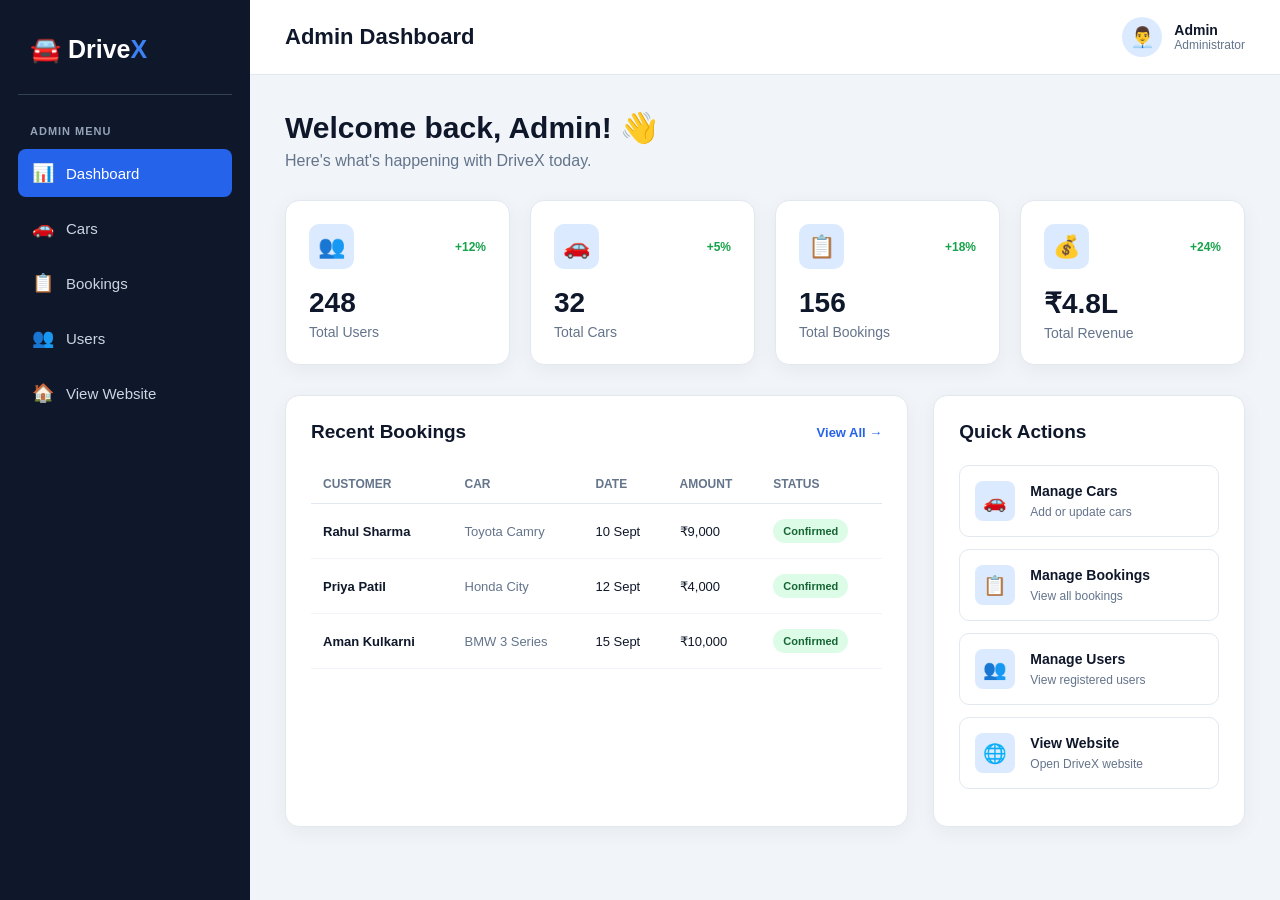
<file: frontend/admin/dashboard.html>
<!DOCTYPE html>
<html lang="en">

<head>

    <meta charset="UTF-8">
    <meta name="viewport" content="width=device-width, initial-scale=1.0">

    <title>Admin Dashboard | DriveX</title>

    <style>

        * {
            margin: 0;
            padding: 0;
            box-sizing: border-box;
        }

        body {
            font-family: Arial, Helvetica, sans-serif;
            background: #f1f5f9;
            color: #0f172a;
        }

        /* =========================
           SIDEBAR
        ========================= */

        .sidebar {
            position: fixed;

            left: 0;
            top: 0;

            width: 250px;
            height: 100vh;

            background: #0f172a;

            color: white;

            padding: 25px 18px;
        }

        .admin-logo {
            font-size: 25px;
            font-weight: 800;

            padding: 10px 12px 30px;

            border-bottom: 1px solid #334155;
        }

        .admin-logo span {
            color: #3b82f6;
        }

        .menu {
            margin-top: 30px;
        }

        .menu-title {
            color: #94a3b8;

            font-size: 11px;

            font-weight: 700;

            letter-spacing: 1px;

            padding: 0 12px 12px;
        }

        .menu a {
            display: flex;

            align-items: center;

            gap: 12px;

            padding: 13px 14px;

            margin-bottom: 7px;

            border-radius: 8px;

            color: #cbd5e1;

            text-decoration: none;

            font-size: 15px;

            transition: 0.3s;
        }

        .menu a:hover,
        .menu a.active {
            background: #2563eb;

            color: white;
        }

        .menu-icon {
            font-size: 18px;
        }

        /* =========================
           MAIN CONTENT
        ========================= */

        .main-content {
            margin-left: 250px;

            min-height: 100vh;
        }

        /* =========================
           TOP BAR
        ========================= */

        .topbar {
            height: 75px;

            background: white;

            display: flex;

            align-items: center;

            justify-content: space-between;

            padding: 0 35px;

            border-bottom: 1px solid #e2e8f0;
        }

        .topbar h2 {
            font-size: 22px;
        }

        .admin-profile {
            display: flex;

            align-items: center;

            gap: 12px;
        }

        .admin-avatar {
            width: 40px;
            height: 40px;

            border-radius: 50%;

            background: #dbeafe;

            display: flex;

            justify-content: center;

            align-items: center;

            font-size: 20px;
        }

        .admin-name {
            font-size: 14px;

            font-weight: 700;
        }

        .admin-role {
            font-size: 12px;

            color: #64748b;
        }

        /* =========================
           DASHBOARD
        ========================= */

        .dashboard {
            padding: 35px;
        }

        .welcome {
            margin-bottom: 30px;
        }

        .welcome h1 {
            font-size: 30px;

            margin-bottom: 7px;
        }

        .welcome p {
            color: #64748b;
        }

        /* =========================
           STAT CARDS
        ========================= */

        .stats {
            display: grid;

            grid-template-columns:
                repeat(4, 1fr);

            gap: 20px;

            margin-bottom: 30px;
        }

        .stat-card {
            background: white;

            border-radius: 14px;

            padding: 23px;

            border: 1px solid #e2e8f0;

            box-shadow:
                0 5px 20px rgba(15, 23, 42, 0.05);

            transition: 0.3s;
        }

        .stat-card:hover {
            transform: translateY(-3px);

            box-shadow:
                0 10px 25px rgba(15, 23, 42, 0.09);
        }

        .stat-top {
            display: flex;

            justify-content: space-between;

            align-items: center;

            margin-bottom: 18px;
        }

        .stat-icon {
            width: 45px;
            height: 45px;

            border-radius: 10px;

            background: #dbeafe;

            display: flex;

            justify-content: center;

            align-items: center;

            font-size: 22px;
        }

        .stat-change {
            font-size: 12px;

            color: #16a34a;

            font-weight: 700;
        }

        .stat-card h3 {
            font-size: 28px;

            margin-bottom: 5px;
        }

        .stat-card p {
            color: #64748b;

            font-size: 14px;
        }

        /* =========================
           CONTENT GRID
        ========================= */

        .content-grid {
            display: grid;

            grid-template-columns: 2fr 1fr;

            gap: 25px;
        }

        .panel {
            background: white;

            border-radius: 14px;

            padding: 25px;

            border: 1px solid #e2e8f0;

            box-shadow:
                0 5px 20px rgba(15, 23, 42, 0.05);
        }

        .panel-header {
            display: flex;

            justify-content: space-between;

            align-items: center;

            margin-bottom: 22px;
        }

        .panel-header h2 {
            font-size: 19px;
        }

        .view-all {
            color: #2563eb;

            text-decoration: none;

            font-size: 13px;

            font-weight: 700;
        }

        /* =========================
           BOOKING TABLE
        ========================= */

        .table-wrapper {
            overflow-x: auto;
        }

        table {
            width: 100%;

            border-collapse: collapse;
        }

        th {
            text-align: left;

            font-size: 12px;

            color: #64748b;

            padding: 12px;

            border-bottom: 1px solid #e2e8f0;
        }

        td {
            padding: 15px 12px;

            font-size: 13px;

            border-bottom: 1px solid #f1f5f9;
        }

        .customer {
            font-weight: 700;
        }

        .car-name {
            color: #64748b;
        }

        .status {
            display: inline-block;

            padding: 6px 10px;

            border-radius: 20px;

            background: #dcfce7;

            color: #166534;

            font-size: 11px;

            font-weight: 700;
        }

        /* =========================
           QUICK ACTIONS
        ========================= */

        .quick-action {
            display: flex;

            align-items: center;

            gap: 15px;

            padding: 15px;

            margin-bottom: 12px;

            border: 1px solid #e2e8f0;

            border-radius: 10px;

            text-decoration: none;

            color: #0f172a;

            transition: 0.3s;
        }

        .quick-action:hover {
            border-color: #2563eb;

            background: #eff6ff;
        }

        .quick-icon {
            width: 40px;
            height: 40px;

            background: #dbeafe;

            border-radius: 8px;

            display: flex;

            justify-content: center;

            align-items: center;

            font-size: 19px;
        }

        .quick-action strong {
            display: block;

            font-size: 14px;

            margin-bottom: 3px;
        }

        .quick-action span {
            color: #64748b;

            font-size: 12px;
        }

        /* =========================
           RESPONSIVE
        ========================= */

        @media (max-width: 1100px) {

            .stats {
                grid-template-columns:
                    repeat(2, 1fr);
            }

            .content-grid {
                grid-template-columns: 1fr;
            }
        }

        @media (max-width: 700px) {

            .sidebar {
                width: 70px;

                padding: 20px 10px;
            }

            .admin-logo {
                font-size: 0;

                text-align: center;
            }

            .admin-logo span {
                font-size: 20px;
            }

            .menu-title,
            .menu a span {
                display: none;
            }

            .menu a {
                justify-content: center;

                padding: 14px 5px;
            }

            .main-content {
                margin-left: 70px;
            }

            .topbar {
                padding: 0 20px;
            }

            .dashboard {
                padding: 20px;
            }
        }

        @media (max-width: 500px) {

            .stats {
                grid-template-columns: 1fr;
            }

            .admin-profile {
                display: none;
            }
        }

    </style>

</head>


<body>


    <!-- =========================
         SIDEBAR
    ========================= -->

    <aside class="sidebar">

        <div class="admin-logo">
            🚘 Drive<span>X</span>
        </div>


        <div class="menu">

            <div class="menu-title">
                ADMIN MENU
            </div>


            <a href="dashboard.html"
               class="active">

                <span class="menu-icon">📊</span>

                <span>Dashboard</span>

            </a>


            <a href="cars.html">

                <span class="menu-icon">🚗</span>

                <span>Cars</span>

            </a>


            <a href="bookings.html">

                <span class="menu-icon">📋</span>

                <span>Bookings</span>

            </a>


            <a href="#">

                <span class="menu-icon">👥</span>

                <span>Users</span>

            </a>


            <a href="../index.html">

                <span class="menu-icon">🏠</span>

                <span>View Website</span>

            </a>

        </div>

    </aside>


    <!-- =========================
         MAIN CONTENT
    ========================= -->

    <main class="main-content">


        <!-- TOP BAR -->

        <header class="topbar">

            <h2>
                Admin Dashboard
            </h2>


            <div class="admin-profile">

                <div class="admin-avatar">
                    👨‍💼
                </div>

                <div>

                    <div class="admin-name">
                        Admin
                    </div>

                    <div class="admin-role">
                        Administrator
                    </div>

                </div>

            </div>

        </header>


        <!-- DASHBOARD -->

        <section class="dashboard">


            <!-- WELCOME -->

            <div class="welcome">

                <h1>
                    Welcome back, Admin! 👋
                </h1>

                <p>
                    Here's what's happening with DriveX today.
                </p>

            </div>


            <!-- STATISTICS -->

            <div class="stats">


                <!-- USERS -->

                <div class="stat-card">

                    <div class="stat-top">

                        <div class="stat-icon">
                            👥
                        </div>

                        <div class="stat-change">
                            +12%
                        </div>

                    </div>

                    <h3>
                        248
                    </h3>

                    <p>
                        Total Users
                    </p>

                </div>


                <!-- CARS -->

                <div class="stat-card">

                    <div class="stat-top">

                        <div class="stat-icon">
                            🚗
                        </div>

                        <div class="stat-change">
                            +5%
                        </div>

                    </div>

                    <h3>
                        32
                    </h3>

                    <p>
                        Total Cars
                    </p>

                </div>


                <!-- BOOKINGS -->

                <div class="stat-card">

                    <div class="stat-top">

                        <div class="stat-icon">
                            📋
                        </div>

                        <div class="stat-change">
                            +18%
                        </div>

                    </div>

                    <h3>
                        156
                    </h3>

                    <p>
                        Total Bookings
                    </p>

                </div>


                <!-- REVENUE -->

                <div class="stat-card">

                    <div class="stat-top">

                        <div class="stat-icon">
                            💰
                        </div>

                        <div class="stat-change">
                            +24%
                        </div>

                    </div>

                    <h3>
                        ₹4.8L
                    </h3>

                    <p>
                        Total Revenue
                    </p>

                </div>

            </div>


            <!-- CONTENT -->

            <div class="content-grid">


                <!-- RECENT BOOKINGS -->

                <div class="panel">

                    <div class="panel-header">

                        <h2>
                            Recent Bookings
                        </h2>

                        <a href="bookings.html"
                           class="view-all">
                            View All →
                        </a>

                    </div>


                    <div class="table-wrapper">

                        <table>

                            <thead>

                                <tr>

                                    <th>
                                        CUSTOMER
                                    </th>

                                    <th>
                                        CAR
                                    </th>

                                    <th>
                                        DATE
                                    </th>

                                    <th>
                                        AMOUNT
                                    </th>

                                    <th>
                                        STATUS
                                    </th>

                                </tr>

                            </thead>


                            <tbody>


                                <tr>

                                    <td class="customer">
                                        Rahul Sharma
                                    </td>

                                    <td class="car-name">
                                        Toyota Camry
                                    </td>

                                    <td>
                                        10 Sept
                                    </td>

                                    <td>
                                        ₹9,000
                                    </td>

                                    <td>
                                        <span class="status">
                                            Confirmed
                                        </span>
                                    </td>

                                </tr>


                                <tr>

                                    <td class="customer">
                                        Priya Patil
                                    </td>

                                    <td class="car-name">
                                        Honda City
                                    </td>

                                    <td>
                                        12 Sept
                                    </td>

                                    <td>
                                        ₹4,000
                                    </td>

                                    <td>
                                        <span class="status">
                                            Confirmed
                                        </span>
                                    </td>

                                </tr>


                                <tr>

                                    <td class="customer">
                                        Aman Kulkarni
                                    </td>

                                    <td class="car-name">
                                        BMW 3 Series
                                    </td>

                                    <td>
                                        15 Sept
                                    </td>

                                    <td>
                                        ₹10,000
                                    </td>

                                    <td>
                                        <span class="status">
                                            Confirmed
                                        </span>
                                    </td>

                                </tr>


                            </tbody>

                        </table>

                    </div>

                </div>


                <!-- QUICK ACTIONS -->

                <div class="panel">

                    <div class="panel-header">

                        <h2>
                            Quick Actions
                        </h2>

                    </div>


                    <a href="cars.html"
                       class="quick-action">

                        <div class="quick-icon">
                            🚗
                        </div>

                        <div>

                            <strong>
                                Manage Cars
                            </strong>

                            <span>
                                Add or update cars
                            </span>

                        </div>

                    </a>


                    <a href="bookings.html"
                       class="quick-action">

                        <div class="quick-icon">
                            📋
                        </div>

                        <div>

                            <strong>
                                Manage Bookings
                            </strong>

                            <span>
                                View all bookings
                            </span>

                        </div>

                    </a>


                    <a href="#"
                       class="quick-action">

                        <div class="quick-icon">
                            👥
                        </div>

                        <div>

                            <strong>
                                Manage Users
                            </strong>

                            <span>
                                View registered users
                            </span>

                        </div>

                    </a>


                    <a href="../index.html"
                       class="quick-action">

                        <div class="quick-icon">
                            🌐
                        </div>

                        <div>

                            <strong>
                                View Website
                            </strong>

                            <span>
                                Open DriveX website
                            </span>

                        </div>

                    </a>

                </div>

            </div>

        </section>

    </main>


</body>

</html>
</file>
<file: frontend/css/style.css>
/* =========================================
   BASIC RESET
========================================= */

* {
    margin: 0;
    padding: 0;
    box-sizing: border-box;
}

html {
    scroll-behavior: smooth;
}

body {
    font-family: Arial, Helvetica, sans-serif;
    background: #f8fafc;
    color: #111827;
    line-height: 1.6;
}

a {
    text-decoration: none;
}


/* =========================================
   NAVBAR
========================================= */

.navbar {
    height: 80px;
    padding: 0 7%;

    display: flex;
    align-items: center;
    justify-content: space-between;

    background: white;

    border-bottom: 1px solid #e5e7eb;

    position: relative;
    z-index: 10;
}


/* LOGO */

.logo {
    display: flex;
    align-items: center;
    gap: 8px;

    font-size: 25px;
    font-weight: 800;

    color: #111827;
}

.logo-icon {
    font-size: 27px;
}

.logo-highlight {
    color: #2563eb;
}


/* NAVIGATION */

.nav-links {
    display: flex;
    gap: 35px;
}

.nav-links a {
    color: #64748b;

    font-size: 15px;
    font-weight: 600;

    transition: 0.3s;
}

.nav-links a:hover,
.nav-links .active {
    color: #2563eb;
}


/* NAV BUTTONS */

.nav-buttons {
    display: flex;
    align-items: center;
    gap: 15px;
}

.login-btn {
    color: #111827;

    font-weight: 600;

    padding: 10px 15px;
}

.signup-btn {
    background: #111827;

    color: white;

    padding: 11px 20px;

    border-radius: 8px;

    font-weight: 600;

    transition: 0.3s;
}

.signup-btn:hover {
    background: #2563eb;

    transform: translateY(-2px);
}


/* =========================================
   HERO SECTION
========================================= */

.hero {
    min-height: 620px;

    padding: 80px 8% 60px;

    display: flex;

    align-items: center;

    justify-content: space-between;

    overflow: hidden;

    background:
        radial-gradient(
            circle at 80% 40%,
            #dbeafe 0%,
            transparent 35%
        ),

        linear-gradient(
            135deg,
            #ffffff,
            #eff6ff
        );
}


/* HERO LEFT */

.hero-content {
    width: 52%;

    position: relative;

    z-index: 2;
}


/* SMALL TITLE */

.small-heading {
    display: inline-flex;

    align-items: center;

    gap: 8px;

    padding: 7px 13px;

    border-radius: 30px;

    background: #dbeafe;

    color: #2563eb;

    font-size: 12px;

    font-weight: 800;

    letter-spacing: 1px;

    margin-bottom: 20px;
}

.small-heading span {
    font-size: 15px;
}


/* MAIN HEADING */

.hero h1 {
    font-size: clamp(45px, 6vw, 75px);

    line-height: 1.05;

    letter-spacing: -3px;

    margin-bottom: 25px;

    color: #0f172a;
}

.hero h1 span {
    color: #2563eb;
}


/* DESCRIPTION */

.hero-description {
    max-width: 570px;

    color: #64748b;

    font-size: 18px;

    margin-bottom: 35px;
}


/* =========================================
   HERO BUTTONS
========================================= */

.hero-buttons {
    display: flex;

    align-items: center;

    gap: 15px;

    margin-bottom: 40px;
}


/* PRIMARY BUTTON */

.primary-btn {
    display: inline-flex;

    align-items: center;

    gap: 15px;

    padding: 15px 24px;

    background: #2563eb;

    color: white;

    border-radius: 9px;

    font-weight: 700;

    box-shadow:
        0 10px 25px rgba(37, 99, 235, 0.25);

    transition: 0.3s;
}

.primary-btn:hover {
    background: #1d4ed8;

    transform: translateY(-3px);

    box-shadow:
        0 15px 30px rgba(37, 99, 235, 0.3);
}


/* SECONDARY BUTTON */

.secondary-btn {
    padding: 14px 23px;

    color: #334155;

    border: 1px solid #cbd5e1;

    border-radius: 9px;

    font-weight: 700;

    background: white;

    transition: 0.3s;
}

.secondary-btn:hover {
    border-color: #2563eb;

    color: #2563eb;
}


/* =========================================
   TRUST SECTION
========================================= */

.trust-section {
    display: flex;

    align-items: center;

    gap: 15px;
}


/* AVATARS */

.avatars {
    display: flex;
}

.avatars span {
    width: 35px;
    height: 35px;

    display: flex;

    align-items: center;
    justify-content: center;

    background: white;

    border: 2px solid white;

    border-radius: 50%;

    margin-left: -7px;

    box-shadow:
        0 2px 8px rgba(0, 0, 0, 0.1);
}

.avatars span:first-child {
    margin-left: 0;
}


/* STARS */

.stars {
    color: #f59e0b;

    letter-spacing: 2px;

    font-size: 14px;
}

.trust-section p {
    font-size: 13px;

    color: #64748b;
}


/* =========================================
   HERO CAR
========================================= */

.hero-car {
    width: 45%;

    height: 450px;

    position: relative;

    display: flex;

    align-items: center;

    justify-content: center;
}


/* GLOW */

.glow {
    width: 370px;

    height: 370px;

    border-radius: 50%;

    background: #bfdbfe;

    filter: blur(25px);

    position: absolute;

    opacity: 0.7;
}


/* CIRCLE */

.car-circle {
    width: 390px;

    height: 390px;

    border-radius: 50%;

    background:
        linear-gradient(
            145deg,
            #ffffff,
            #dbeafe
        );

    display: flex;

    align-items: center;

    justify-content: center;

    position: relative;

    border: 1px solid white;

    box-shadow:
        0 30px 70px rgba(37, 99, 235, 0.15);
}


/* CAR */

.car-emoji {
    font-size: 170px;

    transform: rotate(-3deg);

    filter:
        drop-shadow(
            0 20px 15px rgba(0, 0, 0, 0.18)
        );
}


/* =========================================
   FLOATING CARD
========================================= */

.floating-card {
    position: absolute;

    top: 55px;

    left: 0;

    display: flex;

    align-items: center;

    gap: 12px;

    padding: 13px 18px;

    background: white;

    border-radius: 12px;

    box-shadow:
        0 15px 35px rgba(15, 23, 42, 0.12);

    animation:
        floating 3s ease-in-out infinite;
}


.floating-icon {
    width: 40px;

    height: 40px;

    display: flex;

    align-items: center;

    justify-content: center;

    border-radius: 9px;

    background: #dbeafe;

    font-size: 20px;
}


.floating-card strong {
    font-size: 13px;

    display: block;
}


.floating-card p {
    font-size: 11px;

    color: #64748b;
}


/* FLOATING ANIMATION */

@keyframes floating {

    0% {
        transform: translateY(0);
    }

    50% {
        transform: translateY(-10px);
    }

    100% {
        transform: translateY(0);
    }
}


/* =========================================
   PRICE CARD
========================================= */

.price-card {
    position: absolute;

    right: 0;

    bottom: 70px;

    padding: 18px 22px;

    background: #111827;

    color: white;

    border-radius: 12px;

    box-shadow:
        0 15px 35px rgba(15, 23, 42, 0.2);
}

.price-card span {
    display: block;

    color: #94a3b8;

    font-size: 11px;
}

.price-card strong {
    font-size: 25px;
}

.price-card small {
    color: #94a3b8;
}


/* =========================================
   SEARCH BOX
========================================= */

.search-section {
    padding: 0 8%;

    position: relative;

    margin-top: -35px;

    z-index: 5;
}


.search-box {
    background: white;

    border-radius: 14px;

    padding: 18px;

    display: flex;

    align-items: center;

    gap: 10px;

    box-shadow:
        0 20px 50px rgba(15, 23, 42, 0.12);

    border: 1px solid #e2e8f0;
}


.search-item {
    flex: 1;

    display: flex;

    align-items: center;

    gap: 12px;

    padding: 10px 18px;

    border-right: 1px solid #e2e8f0;
}


.search-icon {
    font-size: 20px;
}


.search-item small {
    display: block;

    color: #94a3b8;

    font-size: 11px;

    font-weight: 600;
}


.search-item strong {
    font-size: 14px;

    color: #334155;
}


.search-btn {
    padding: 16px 25px;

    border-radius: 9px;

    background: #2563eb;

    color: white;

    font-weight: 700;

    display: flex;

    align-items: center;

    gap: 10px;

    transition: 0.3s;
}

.search-btn:hover {
    background: #1d4ed8;

    transform: translateY(-2px);
}


/* =========================================
   FEATURES SECTION
========================================= */

.features-section {
    padding: 100px 8%;
}


/* SECTION HEADING */

.section-heading {
    text-align: center;

    margin-bottom: 55px;
}


.section-heading span,
.section-top span {
    color: #2563eb;

    font-size: 12px;

    font-weight: 800;

    letter-spacing: 2px;
}


.section-heading h2 {
    margin-top: 12px;

    font-size: 40px;

    line-height: 1.15;

    letter-spacing: -1px;
}


/* FEATURES */

.features {
    display: grid;

    grid-template-columns:
        repeat(4, 1fr);

    gap: 20px;
}


/* FEATURE CARD */

.feature-card {
    background: white;

    padding: 30px;

    border-radius: 14px;

    border: 1px solid #e2e8f0;

    transition: 0.3s;
}


.feature-card:hover {
    transform: translateY(-7px);

    box-shadow:
        0 20px 40px rgba(15, 23, 42, 0.08);
}


/* FEATURE ICON */

.feature-icon {
    width: 50px;

    height: 50px;

    display: flex;

    align-items: center;

    justify-content: center;

    background: #eff6ff;

    border-radius: 12px;

    font-size: 23px;

    margin-bottom: 20px;
}


.feature-card h3 {
    margin-bottom: 10px;

    font-size: 18px;
}


.feature-card p {
    color: #64748b;

    font-size: 14px;
}


/* =========================================
   POPULAR CARS
========================================= */

.popular-section {
    padding: 80px 8%;

    background: white;
}


.section-top {
    display: flex;

    align-items: end;

    justify-content: space-between;

    margin-bottom: 35px;
}


.section-top h2 {
    font-size: 35px;

    margin-top: 5px;
}


.section-top a {
    color: #2563eb;

    font-weight: 700;

    font-size: 14px;
}


/* MINI CARS */

.mini-cars {
    display: grid;

    grid-template-columns:
        repeat(3, 1fr);

    gap: 25px;
}


.mini-car {
    display: flex;

    align-items: center;

    gap: 20px;

    padding: 20px;

    border: 1px solid #e2e8f0;

    border-radius: 14px;

    transition: 0.3s;
}


.mini-car:hover {
    transform: translateY(-5px);

    box-shadow:
        0 15px 35px rgba(15, 23, 42, 0.08);
}


/* CAR IMAGE */

.mini-car-image {
    width: 110px;

    height: 90px;

    display: flex;

    align-items: center;

    justify-content: center;

    background: #eff6ff;

    border-radius: 10px;

    font-size: 55px;
}


.mini-car h3 {
    font-size: 17px;
}


.mini-car p {
    font-size: 12px;

    color: #94a3b8;

    margin: 3px 0 8px;
}


.mini-car strong {
    color: #2563eb;

    font-size: 16px;
}


.mini-car small {
    color: #94a3b8;

    font-weight: normal;
}


/* =========================================
   CTA SECTION
========================================= */

.cta-section {
    margin: 70px 8%;

    padding: 70px;

    border-radius: 20px;

    text-align: center;

    color: white;

    background:
        radial-gradient(
            circle at 20% 30%,
            #3b82f6,
            transparent 35%
        ),

        linear-gradient(
            135deg,
            #0f172a,
            #1e3a8a
        );
}


.cta-section span {
    font-size: 12px;

    font-weight: 800;

    letter-spacing: 2px;

    color: #bfdbfe;
}


.cta-section h2 {
    font-size: 40px;

    line-height: 1.15;

    margin: 12px 0;
}


.cta-section p {
    color: #cbd5e1;

    margin-bottom: 25px;
}


/* =========================================
   FOOTER
========================================= */

footer {
    background: #0f172a;

    color: white;

    padding: 35px 8%;

    display: flex;

    align-items: center;

    justify-content: space-between;
}


.footer-logo {
    font-size: 22px;

    font-weight: 800;
}


.footer-logo span {
    color: #60a5fa;
}


footer p {
    color: #94a3b8;

    font-size: 13px;
}


.footer-links {
    display: flex;

    gap: 20px;
}


.footer-links a {
    color: #94a3b8;

    font-size: 13px;
}


.footer-links a:hover {
    color: white;
}


/* =========================================
   TABLET RESPONSIVE
========================================= */

@media (max-width: 1000px) {

    .nav-links {
        gap: 15px;
    }

    .hero {
        flex-direction: column;

        text-align: center;

        padding-top: 60px;
    }

    .hero-content {
        width: 100%;
    }

    .hero-description {
        margin-left: auto;

        margin-right: auto;
    }

    .hero-buttons,
    .trust-section {
        justify-content: center;
    }

    .hero-car {
        width: 100%;

        margin-top: 40px;
    }

    .features {
        grid-template-columns:
            repeat(2, 1fr);
    }

    .mini-cars {
        grid-template-columns: 1fr;
    }
}


/* =========================================
   MOBILE RESPONSIVE
========================================= */

@media (max-width: 700px) {

    .navbar {
        height: auto;

        padding: 20px;

        flex-wrap: wrap;

        gap: 15px;
    }

    .nav-links {
        order: 3;

        width: 100%;

        justify-content: center;
    }

    .nav-buttons {
        display: none;
    }

    .hero {
        padding: 60px 20px;
    }

    .hero h1 {
        font-size: 45px;

        letter-spacing: -2px;
    }

    .hero-car {
        height: 350px;
    }

    .car-circle {
        width: 280px;

        height: 280px;
    }

    .car-emoji {
        font-size: 120px;
    }

    .floating-card {
        left: 0;

        top: 20px;
    }

    .price-card {
        right: 0;

        bottom: 20px;
    }

    .search-section {
        padding: 0 20px;
    }

    .search-box {
        flex-direction: column;

        align-items: stretch;
    }

    .search-item {
        border-right: none;

        border-bottom: 1px solid #e2e8f0;
    }

    .features-section {
        padding: 70px 20px;
    }

    .features {
        grid-template-columns: 1fr;
    }

    .section-heading h2 {
        font-size: 32px;
    }

    .popular-section {
        padding: 60px 20px;
    }

    .section-top {
        align-items: start;

        gap: 20px;

        flex-direction: column;
    }

    .cta-section {
        margin: 40px 20px;

        padding: 50px 25px;
    }

    .cta-section h2 {
        font-size: 32px;
    }

    footer {
        flex-direction: column;

        gap: 20px;

        text-align: center;
    }
}
</file>
